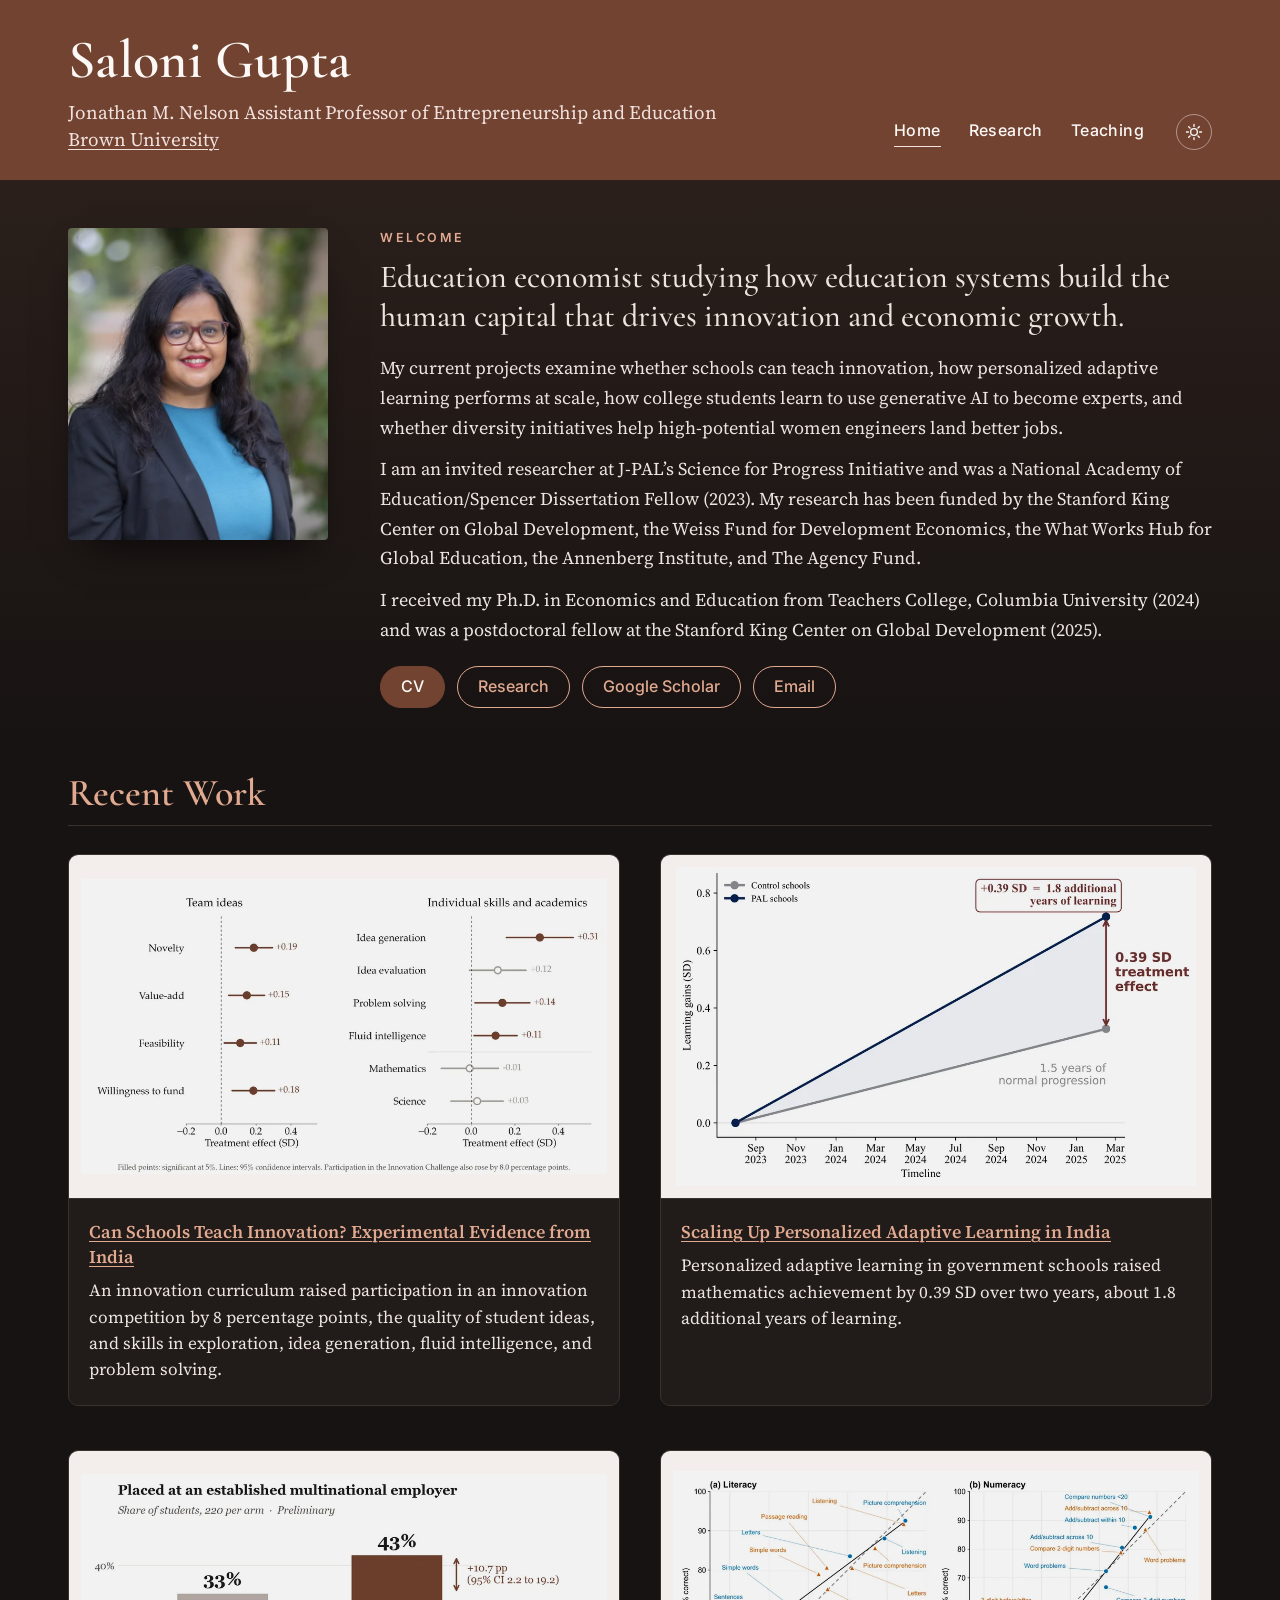
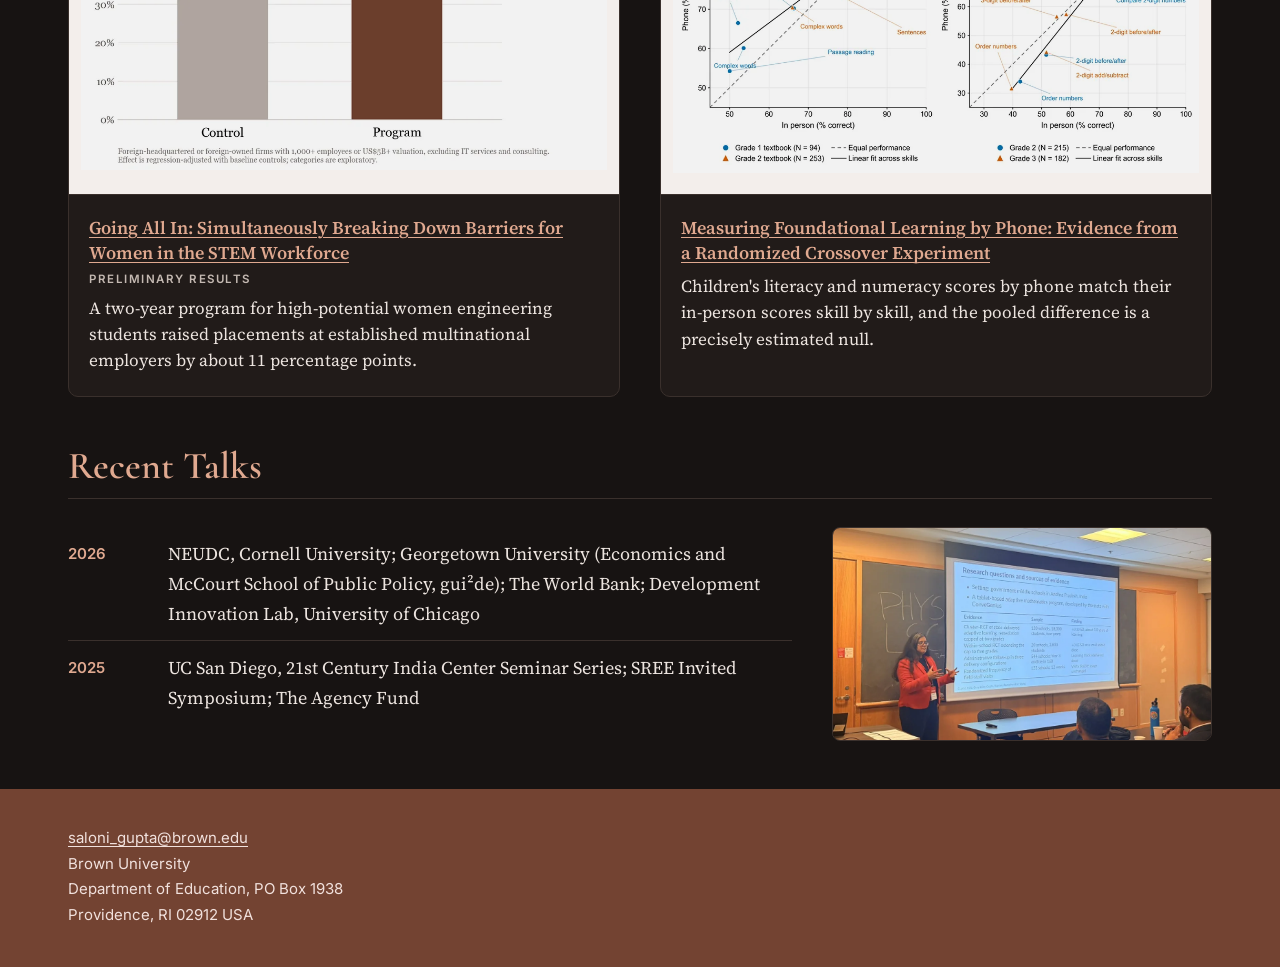
<file: index.html>
<!doctype html>
<html lang="en">
<head>
<meta charset="utf-8">
<meta name="viewport" content="width=device-width, initial-scale=1">
<title>Saloni Gupta</title>
<meta name="description" content="Saloni Gupta, Jonathan M. Nelson Assistant Professor of Entrepreneurship and Education at Brown University. Research on education, innovation, and technology in developing countries.">
<link rel="icon" href="assets/favicon.svg" type="image/svg+xml">
<link rel="icon" href="assets/favicon-48.png" sizes="48x48" type="image/png">
<link rel="apple-touch-icon" href="assets/apple-touch-icon.png">
<meta name="theme-color" content="#734332">
<meta name="color-scheme" content="dark light">
<meta property="og:type" content="website">
<meta property="og:site_name" content="Saloni Gupta">
<meta property="og:title" content="Saloni Gupta">
<meta property="og:description" content="Saloni Gupta, Jonathan M. Nelson Assistant Professor of Entrepreneurship and Education at Brown University. Research on education, innovation, and technology in developing countries.">
<meta property="og:url" content="https://www.guptasaloni.com/">
<meta property="og:image" content="https://www.guptasaloni.com/assets/share-card.jpg">
<meta property="og:image:width" content="1200">
<meta property="og:image:height" content="630">
<meta name="twitter:card" content="summary_large_image">
<link rel="canonical" href="https://www.guptasaloni.com/">
<script>
document.documentElement.classList.add("js");
(function () {
  var t = new URLSearchParams(location.search).get("theme");
  try { if (t) localStorage.setItem("theme", t); else t = localStorage.getItem("theme"); } catch (e) {}
  document.documentElement.setAttribute("data-theme", t === "light" ? "light" : "dark");
})();
</script>
<link rel="preconnect" href="https://fonts.googleapis.com">
<link rel="preconnect" href="https://fonts.gstatic.com" crossorigin>
<link rel="preload" as="style" href="https://fonts.googleapis.com/css2?family=Inter:wght@400;500;600&family=Cormorant+Garamond:ital,wght@0,500;0,600;0,700;1,500&family=Source+Serif+4:ital,opsz,wght@0,8..60,400;0,8..60,600;0,8..60,700;1,8..60,400&display=swap">
<link rel="stylesheet" href="https://fonts.googleapis.com/css2?family=Inter:wght@400;500;600&family=Cormorant+Garamond:ital,wght@0,500;0,600;0,700;1,500&family=Source+Serif+4:ital,opsz,wght@0,8..60,400;0,8..60,600;0,8..60,700;1,8..60,400&display=swap" media="print" onload="this.media='all'">
<noscript><link rel="stylesheet" href="https://fonts.googleapis.com/css2?family=Inter:wght@400;500;600&family=Cormorant+Garamond:ital,wght@0,500;0,600;0,700;1,500&family=Source+Serif+4:ital,opsz,wght@0,8..60,400;0,8..60,600;0,8..60,700;1,8..60,400&display=swap"></noscript>
<link rel="stylesheet" href="assets/style.css">
</head>
<body>

<header class="masthead">
  <div class="wrap masthead-inner">
    <div class="identity">
      <a class="name" href="index.html">Saloni Gupta</a>
      <p class="role">Jonathan M. Nelson Assistant Professor of Entrepreneurship and Education<br>
        <a href="https://education.brown.edu/">Brown University</a></p>
    </div>
    <nav class="nav" aria-label="Main">
      <a href="index.html" aria-current="page">Home</a>
      <a href="research.html">Research</a>
      <a href="teaching.html">Teaching</a>
      <button class="theme-toggle" type="button" aria-label="Switch between dark and light">
        <svg class="i-sun" viewBox="0 0 24 24" aria-hidden="true"><circle cx="12" cy="12" r="4.5"/><path d="M12 2v2.5M12 19.5V22M2 12h2.5M19.5 12H22M4.9 4.9l1.8 1.8M17.3 17.3l1.8 1.8M4.9 19.1l1.8-1.8M17.3 6.7l1.8-1.8"/></svg>
        <svg class="i-moon" viewBox="0 0 24 24" aria-hidden="true"><path d="M20 14.5A8 8 0 1 1 9.5 4a6.5 6.5 0 0 0 10.5 10.5z"/></svg>
      </button>
    </nav>
  </div>
</header>

<main>
  <section class="hero">
    <div class="wrap hero-inner">
      <img class="headshot" src="assets/headshot.webp" alt="Portrait of Saloni Gupta" width="260" height="312">
      <div class="hero-text">
        <p class="eyebrow">Welcome</p>
        <p class="tagline">Education economist studying how education systems build the human capital that drives innovation and economic growth.</p>
        <div class="bio">
      <p>My current projects examine whether schools can teach innovation, how personalized adaptive learning performs at scale, how college students learn to use generative AI to become experts, and whether diversity initiatives help high-potential women engineers land better jobs.</p>
      <p>I am an invited researcher at <a class="quiet" href="https://www.povertyactionlab.org/initiative/science-progress-initiative">J-PAL’s Science for Progress Initiative</a> and was a <a class="quiet" href="https://naeducation.org/awardee/saloni-gupta/">National Academy of Education/Spencer Dissertation Fellow</a> (2023). My research has been funded by the <a class="quiet" href="https://kingcenter.stanford.edu/">Stanford King Center on Global Development</a>, the <a class="quiet" href="https://weissfund.uchicago.edu/">Weiss Fund for Development Economics</a>, the <a class="quiet" href="https://www.wwhge.org/">What Works Hub for Global Education</a>, the <a class="quiet" href="https://annenberg.brown.edu/">Annenberg Institute</a>, and <a class="quiet" href="https://www.agency.fund/">The Agency Fund</a>.</p>
      <p>I received my Ph.D. in <a class="quiet" href="https://www.tc.columbia.edu/education-policy-and-social-analysis/economics-and-education/">Economics and Education</a> from Teachers College, Columbia University (2024) and was a postdoctoral fellow at the <a class="quiet" href="https://kingcenter.stanford.edu/people/saloni-gupta">Stanford King Center on Global Development</a> (2025).</p>
        </div>
        <p class="buttons">
          <a class="btn btn-solid" href="https://drive.google.com/file/d/1WS9bWjuK0NoUhhTJx7CAE8y5feHexhwJ/view">CV</a>
          <a class="btn" href="research.html">Research</a>
          <a class="btn" href="https://scholar.google.com/citations?user=am6ULm8AAAAJ&amp;hl=en">Google Scholar</a>
          <a class="btn" href="mailto:saloni_gupta@brown.edu">Email</a>
        </p>
      </div>
    </div>
  </section>

  <section class="wrap recent">
    <h2>Recent Work</h2>
    <div class="grid">
      <article class="card reveal">
        <button class="fig" data-full="assets/figures/innovation.png" aria-label="Enlarge figure: Can Schools Teach Innovation?">
          <img src="assets/figures/innovation.webp" alt="Treatment effects on team ideas and individual skills" loading="lazy">
        </button>
        <h3><a href="research.html#innovation">Can Schools Teach Innovation? Experimental Evidence from India</a></h3>
        <p>An innovation curriculum raised participation in an innovation competition by 8 percentage points, the quality of student ideas, and skills in exploration, idea generation, fluid intelligence, and problem solving.</p>
      </article>
      <article class="card reveal">
        <button class="fig" data-full="assets/figures/pal.png" aria-label="Enlarge figure: Scaling Up Personalized Adaptive Learning">
          <img src="assets/figures/pal.webp" alt="Learning gains in PAL and control schools over two years" loading="lazy">
        </button>
        <h3><a href="research.html#pal">Scaling Up Personalized Adaptive Learning in India</a></h3>
        <p>Personalized adaptive learning in government schools raised mathematics achievement by 0.39 SD over two years, about 1.8 additional years of learning.</p>
      </article>
      <article class="card reveal">
        <button class="fig" data-full="assets/figures/women-stem.png" aria-label="Enlarge figure: Going All In">
          <img src="assets/figures/women-stem.webp" alt="Share of students placed at an established multinational employer, control versus program" loading="lazy">
        </button>
        <h3><a href="research.html#going-all-in">Going All In: Simultaneously Breaking Down Barriers for Women in the STEM Workforce</a></h3>
        <p class="card-kicker">Preliminary results</p>
        <p>A two-year program for high-potential women engineering students raised placements at established multinational employers by about 11 percentage points.</p>
      </article>
      <article class="card reveal">
        <button class="fig" data-full="assets/figures/phone.png" aria-label="Enlarge figure: Measuring Foundational Learning by Phone">
          <img src="assets/figures/phone.webp" alt="Phone versus in-person scores, skill by skill" loading="lazy">
        </button>
        <h3><a href="research.html#phone">Measuring Foundational Learning by Phone: Evidence from a Randomized Crossover Experiment</a></h3>
        <p>Children's literacy and numeracy scores by phone match their in-person scores skill by skill, and the pooled difference is a precisely estimated null.</p>
      </article>
    </div>
  </section>

  <section class="wrap news reveal" id="talks">
    <h2>Recent Talks</h2>
    <div class="talks-wrap">
      <ul class="talks">
        <li><span class="talk-date">2026</span><span>NEUDC, Cornell University; Georgetown University (Economics and McCourt School of Public Policy, gui²de); The World Bank; Development Innovation Lab, University of Chicago</span></li>
        <li><span class="talk-date">2025</span><span>UC San Diego, 21st Century India Center Seminar Series; SREE Invited Symposium; The Agency Fund</span></li>
      </ul>
      <figure class="talk-photo">
        <img src="assets/photos/neudc-2026.webp" alt="Saloni Gupta presenting at NEUDC 2026, Cornell University" loading="lazy">
      </figure>
    </div>
  </section>

</main>

<footer class="footer">
  <div class="wrap">
    <a href="mailto:saloni_gupta@brown.edu">saloni_gupta@brown.edu</a><br>
    Brown University<br>
    Department of Education, PO Box 1938<br>
    Providence, RI 02912 USA
  </div>
</footer>

<dialog class="lightbox" aria-label="Enlarged figure">
  <button class="close" aria-label="Close">×</button>
  <img alt="">
</dialog>

<script src="assets/site.js"></script>
</body>
</html>
</file>
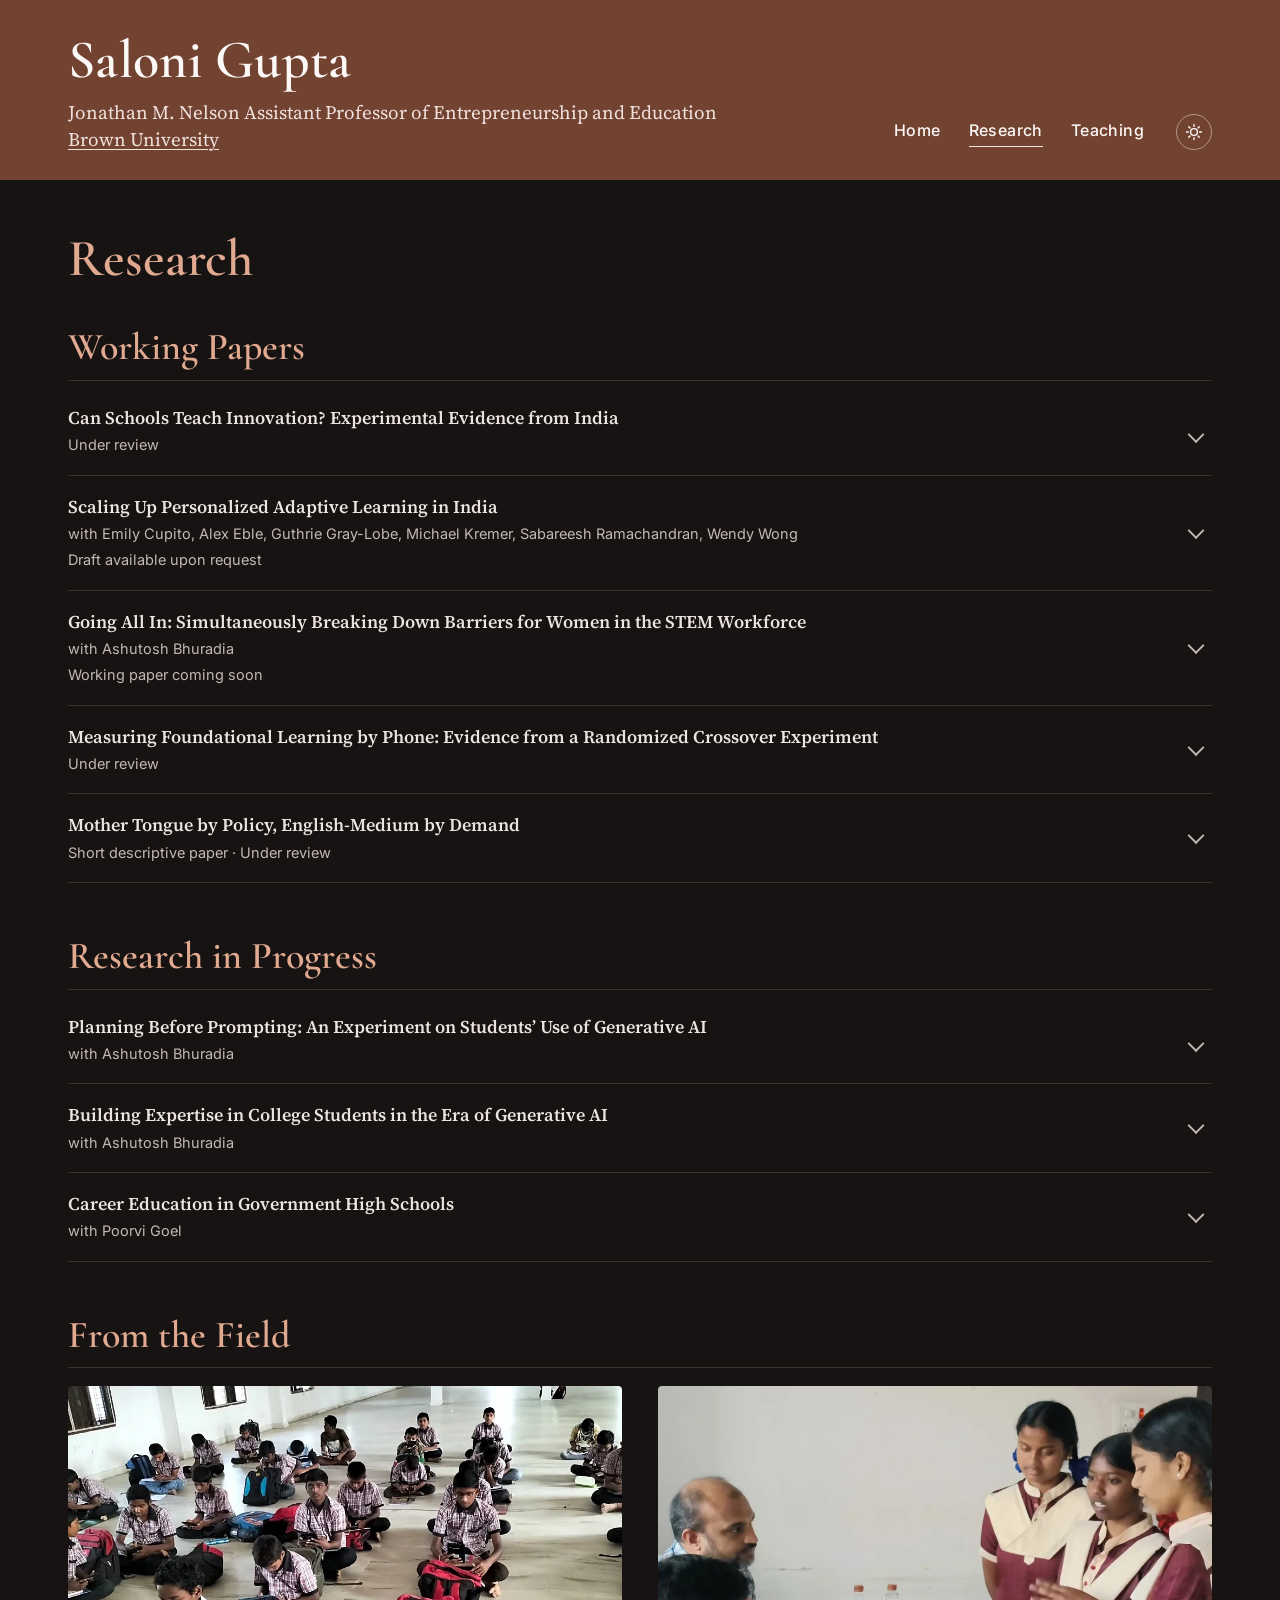
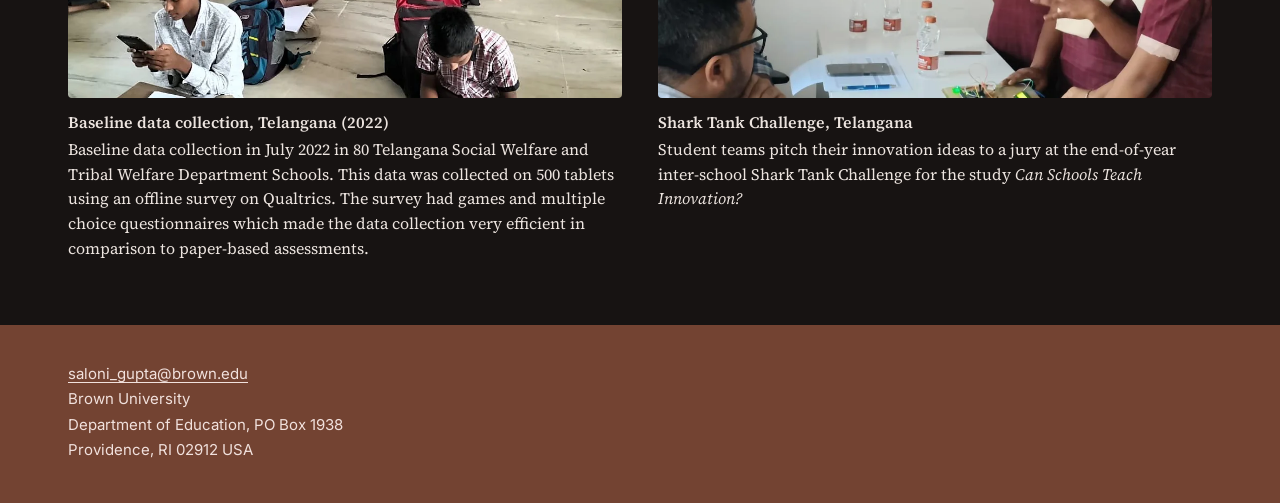
<file: articles.html>
<!DOCTYPE html>
<html lang="en">
<head>
<meta charset="utf-8">
<title>Saloni Gupta</title>
<link rel="canonical" href="https://www.guptasaloni.com/research.html">
<meta http-equiv="refresh" content="0; url=/research.html">
<script>location.replace('/research.html');</script>
</head>
<body>
<p>This page has moved to <a href="/research.html">www.guptasaloni.com/research.html</a>.</p>
</body>
</html>
</file>
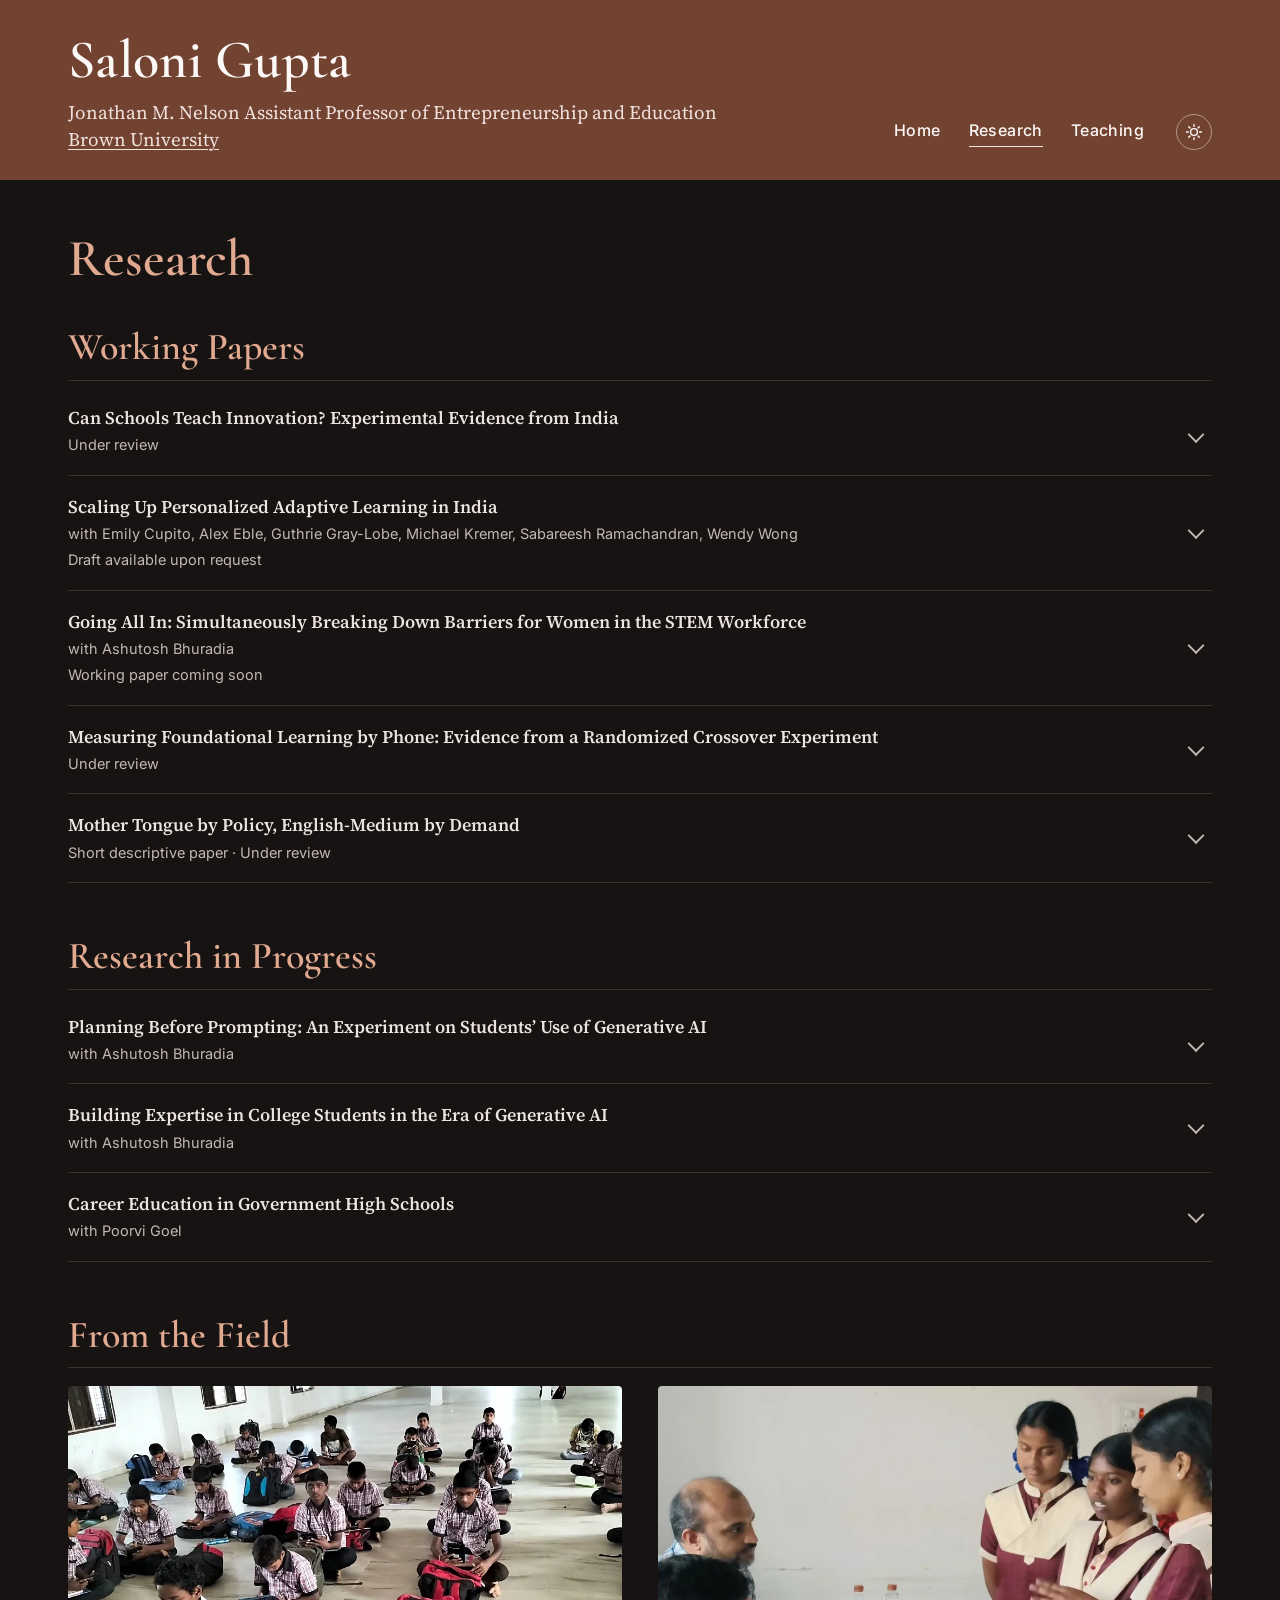
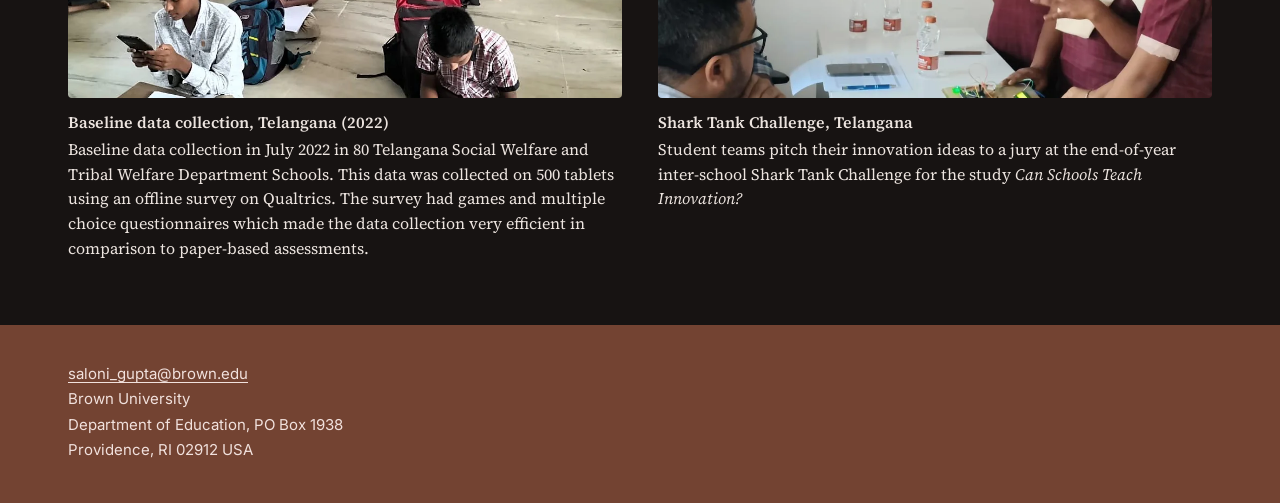
<file: fieldwork.html>
<!DOCTYPE html>
<html lang="en">
<head>
<meta charset="utf-8">
<title>Saloni Gupta</title>
<link rel="canonical" href="https://www.guptasaloni.com/research.html#field">
<meta http-equiv="refresh" content="0; url=/research.html#field">
<script>location.replace('/research.html#field');</script>
</head>
<body>
<p>This page has moved to <a href="/research.html#field">www.guptasaloni.com/research.html#field</a>.</p>
</body>
</html>
</file>
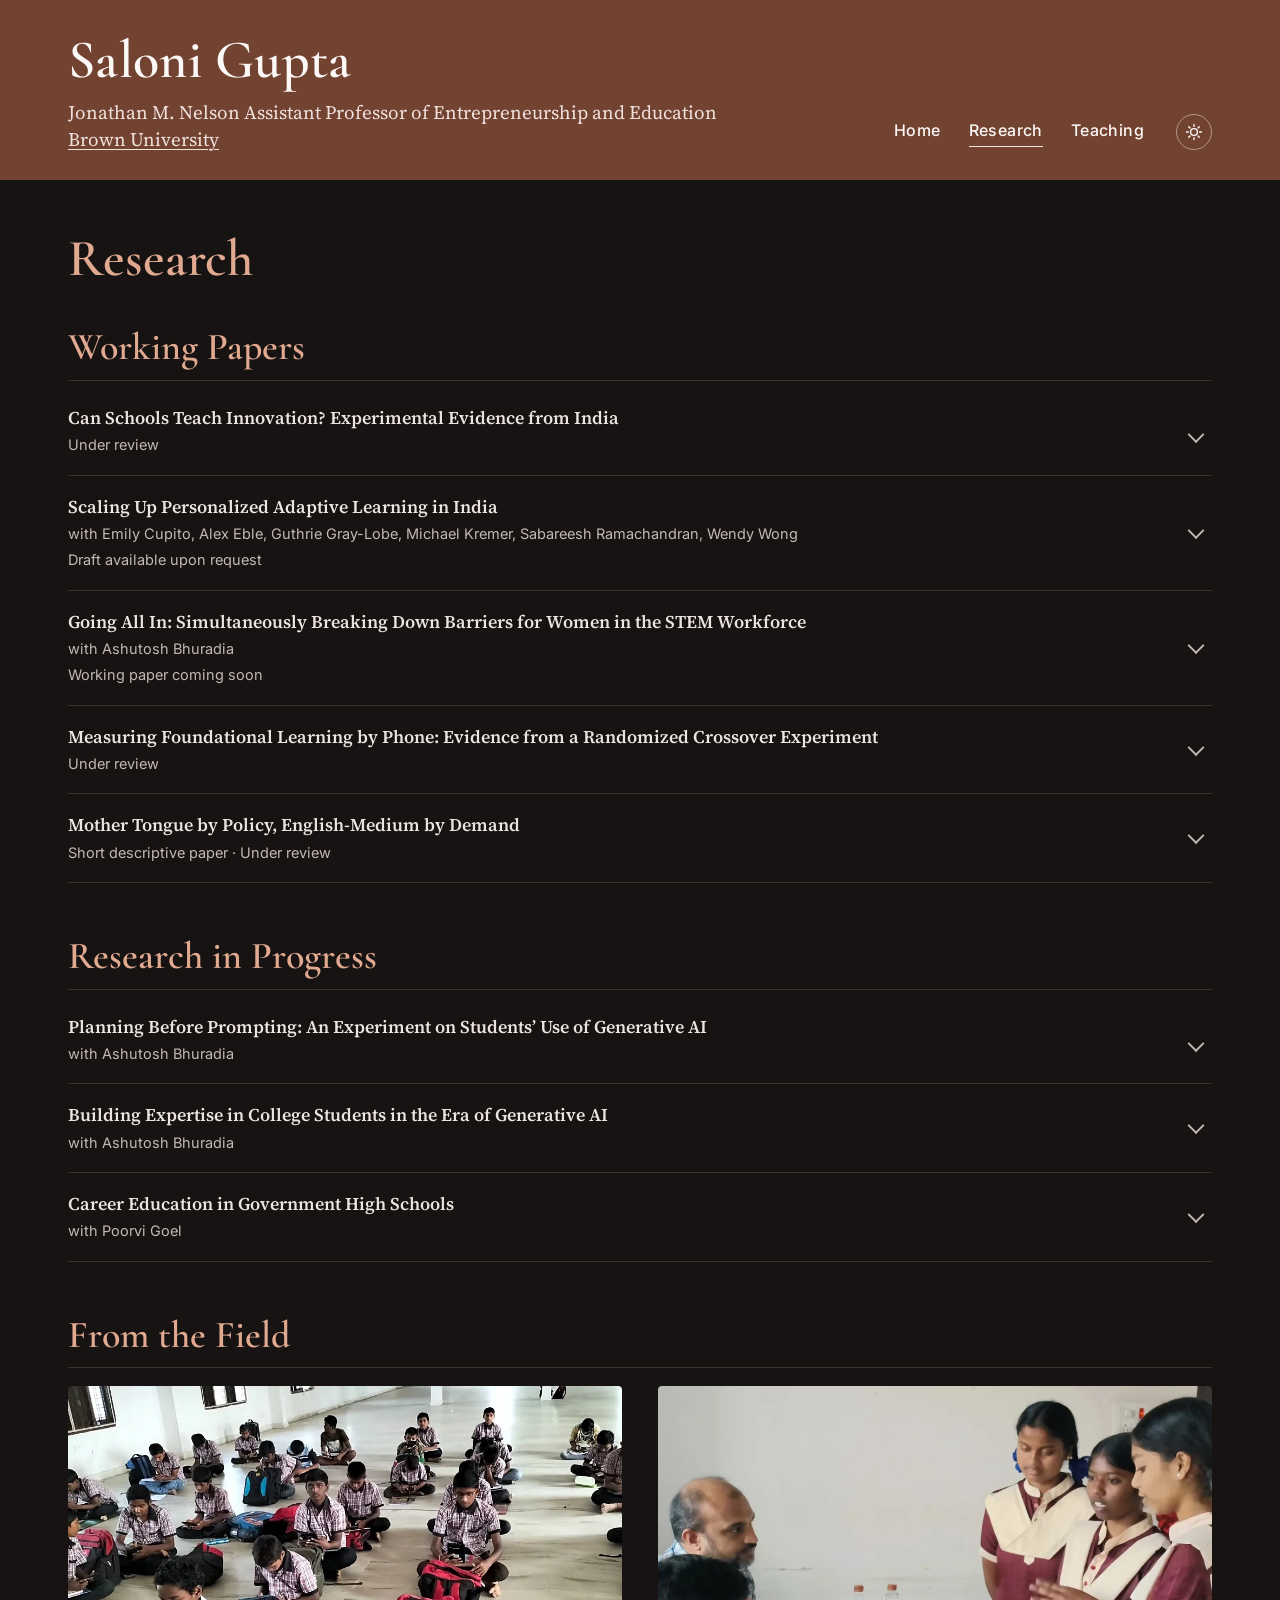
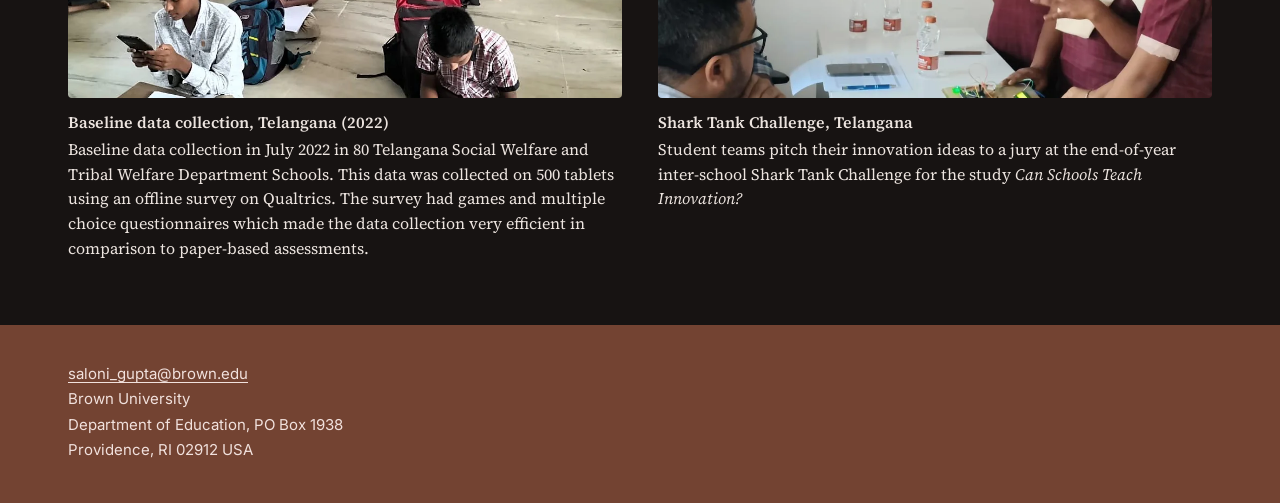
<file: research.html>
<!doctype html>
<html lang="en">
<head>
<meta charset="utf-8">
<meta name="viewport" content="width=device-width, initial-scale=1">
<title>Research | Saloni Gupta</title>
<meta name="description" content="Working papers and research in progress by Saloni Gupta on education, innovation, and technology in developing countries.">
<link rel="icon" href="assets/favicon.svg" type="image/svg+xml">
<link rel="icon" href="assets/favicon-48.png" sizes="48x48" type="image/png">
<link rel="apple-touch-icon" href="assets/apple-touch-icon.png">
<meta name="theme-color" content="#734332">
<meta name="color-scheme" content="dark light">
<meta property="og:type" content="website">
<meta property="og:site_name" content="Saloni Gupta">
<meta property="og:title" content="Research | Saloni Gupta">
<meta property="og:description" content="Working papers and research in progress by Saloni Gupta on education, innovation, and technology in developing countries.">
<meta property="og:url" content="https://www.guptasaloni.com/research.html">
<meta property="og:image" content="https://www.guptasaloni.com/assets/share-card.jpg">
<meta property="og:image:width" content="1200">
<meta property="og:image:height" content="630">
<meta name="twitter:card" content="summary_large_image">
<link rel="canonical" href="https://www.guptasaloni.com/research.html">
<script>
document.documentElement.classList.add("js");
(function () {
  var t = new URLSearchParams(location.search).get("theme");
  try { if (t) localStorage.setItem("theme", t); else t = localStorage.getItem("theme"); } catch (e) {}
  document.documentElement.setAttribute("data-theme", t === "light" ? "light" : "dark");
})();
</script>
<link rel="preconnect" href="https://fonts.googleapis.com">
<link rel="preconnect" href="https://fonts.gstatic.com" crossorigin>
<link rel="preload" as="style" href="https://fonts.googleapis.com/css2?family=Inter:wght@400;500;600&family=Cormorant+Garamond:ital,wght@0,500;0,600;0,700;1,500&family=Source+Serif+4:ital,opsz,wght@0,8..60,400;0,8..60,600;0,8..60,700;1,8..60,400&display=swap">
<link rel="stylesheet" href="https://fonts.googleapis.com/css2?family=Inter:wght@400;500;600&family=Cormorant+Garamond:ital,wght@0,500;0,600;0,700;1,500&family=Source+Serif+4:ital,opsz,wght@0,8..60,400;0,8..60,600;0,8..60,700;1,8..60,400&display=swap" media="print" onload="this.media='all'">
<noscript><link rel="stylesheet" href="https://fonts.googleapis.com/css2?family=Inter:wght@400;500;600&family=Cormorant+Garamond:ital,wght@0,500;0,600;0,700;1,500&family=Source+Serif+4:ital,opsz,wght@0,8..60,400;0,8..60,600;0,8..60,700;1,8..60,400&display=swap"></noscript>
<link rel="stylesheet" href="assets/style.css">
</head>
<body>

<header class="masthead">
  <div class="wrap masthead-inner">
    <div class="identity">
      <a class="name" href="index.html">Saloni Gupta</a>
      <p class="role">Jonathan M. Nelson Assistant Professor of Entrepreneurship and Education<br>
        <a href="https://education.brown.edu/">Brown University</a></p>
    </div>
    <nav class="nav" aria-label="Main">
      <a href="index.html">Home</a>
      <a href="research.html" aria-current="page">Research</a>
      <a href="teaching.html">Teaching</a>
      <button class="theme-toggle" type="button" aria-label="Switch between dark and light">
        <svg class="i-sun" viewBox="0 0 24 24" aria-hidden="true"><circle cx="12" cy="12" r="4.5"/><path d="M12 2v2.5M12 19.5V22M2 12h2.5M19.5 12H22M4.9 4.9l1.8 1.8M17.3 17.3l1.8 1.8M4.9 19.1l1.8-1.8M17.3 6.7l1.8-1.8"/></svg>
        <svg class="i-moon" viewBox="0 0 24 24" aria-hidden="true"><path d="M20 14.5A8 8 0 1 1 9.5 4a6.5 6.5 0 0 0 10.5 10.5z"/></svg>
      </button>
    </nav>
  </div>
</header>

<main class="wrap page">
  <h1>Research</h1>

  <section>
    <h2>Working Papers</h2>

    <details class="item reveal" name="papers" id="innovation">
      <summary>
        <span class="item-title">Can Schools Teach Innovation? Experimental Evidence from India</span>
        <span class="item-meta">Under review</span>
      </summary>
      <div class="abstract">
        <p class="paper-links">Coverage: <a href="https://blogs.worldbank.org/impactevaluations/innovation-rise-math-scores-take-dive-unraveling-potential-and-perils-teaching">The World Bank’s Development Impact Blog</a>, <a href="https://kingcenter.stanford.edu/news/education-universal-solution-global-development-challenges">Education: A Universal Solution to Global Development Challenges?</a><br>AEA RCT Registry: <a href="https://www.socialscienceregistry.org/trials/9696">AEARCTR-0009696</a></p>
        <p>Childhood exposure to innovation shapes who becomes an inventor, but most children grow up without it. This study uses a randomized evaluation across 80 public schools in India to show that schools can provide part of this exposure. A curriculum teaching the innovation process raised participation in an innovation competition, the quality of student ideas, and skills in exploration, idea generation, fluid intelligence, and problem solving. State graduation exam scores explain at most 10 percent of skill variation, suggesting that STEM track selection based on academic scores alone may overlook innovation-relevant talent. The program cost about $40 per student annually.</p>
      </div>
    </details>

    <details class="item reveal" name="papers" id="pal">
      <summary>
        <span class="item-title">Scaling Up Personalized Adaptive Learning in India</span>
        <span class="item-meta">with Emily Cupito, Alex Eble, Guthrie Gray-Lobe, Michael Kremer, Sabareesh Ramachandran, Wendy Wong</span>
        <span class="item-meta">Draft available upon request</span>
      </summary>
      <div class="abstract">
        <p class="paper-links">Coverage: <a href="https://drive.google.com/file/d/1XkSfxPKOCfwL7szsneBtZlPwfdQYddNo/view">Pursuing Better Education Policy: Saloni Gupta</a><br>AEA RCT Registry: <a href="https://www.socialscienceregistry.org/trials/14271">AEARCTR-0014271</a></p>
        <p>In many developing countries, school curricula outpace children’s learning, and children in higher grades often learn very little. Targeting teaching to children’s actual levels raises learning, but nearly all such programs are NGO-delivered and require remediation several grades back, something unpalatable to schools and parents and thus hard to maintain at scale. Using multiple experiments and administrative data from an at-scale policy rollout in Andhra Pradesh, we show government can deliver large learning gains through targeted instruction with lighter remediation, and these results replicate. Administrative data from three contexts shows learning hinges on fidelity.</p>
      </div>
    </details>

    <details class="item reveal" name="papers" id="going-all-in">
      <summary>
        <span class="item-title">Going All In: Simultaneously Breaking Down Barriers for Women in the STEM Workforce</span>
        <span class="item-meta">with Ashutosh Bhuradia</span>
        <span class="item-meta">Working paper coming soon</span>
      </summary>
      <div class="abstract">
        <p class="paper-links">AEA RCT Registry: <a href="https://www.socialscienceregistry.org/trials/12934">AEARCTR-0012934</a></p>
        <button class="fig fig-inline" data-full="assets/figures/women-stem.png" aria-label="Enlarge figure: preliminary placement results">
          <img src="assets/figures/women-stem.webp" alt="Share of students placed at an established multinational employer, control versus program (preliminary)" loading="lazy">
        </button>
        <p>This project evaluates a two-year, women-only STEM training program for high-potential women engineering students in India, delivered nationwide by an education start-up. The randomized evaluation follows these women through college and into the labor market, measuring technical and higher-order skills and early career outcomes.</p>
      </div>
    </details>

    <details class="item reveal" name="papers" id="phone">
      <summary>
        <span class="item-title">Measuring Foundational Learning by Phone: Evidence from a Randomized Crossover Experiment</span>
        <span class="item-meta">Under review</span>
      </summary>
      <div class="abstract">
        <p class="paper-links">Coverage: <a href="https://www.ideasforindia.in/topics/human-development/phone-based-assessment-data-triangulating-schools-learning-outcomes.html">Ideas for India</a> and <a href="https://www.centralsquarefoundation.org/articles/can-phone-assessments-generate-reliable-student-learning-data">Central Square Foundation</a></p>
        <p>Teachers and education officials report children’s learning outcomes, but they also have a stake in showing that their schools are performing well. Independent phone assessments offer governments a means of verifying these reports, provided they produce scores comparable to in-person testing. I test this using a randomized crossover experiment in Uttar Pradesh, India, in which Grade 2 and 3 children took the same tests by phone and in person at home, in randomized order, a median of five days apart. Among 428 children assessed on the same test form in both modes, the pooled comparison of literacy and numeracy scores yields a precisely estimated null. The findings support independent phone assessments for monitoring aggregate learning across administrative units, provided the assessments reach a representative sample of children.</p>
      </div>
    </details>

    <details class="item reveal" name="papers" id="mother-tongue">
      <summary>
        <span class="item-title">Mother Tongue by Policy, English-Medium by Demand</span>
        <span class="item-meta">Short descriptive paper · Under review</span>
      </summary>
      <div class="abstract">
        <button class="fig fig-inline" data-full="assets/figures/mother-tongue.png" aria-label="Enlarge figure: medium of instruction across eight Indian cities">
          <img src="assets/figures/mother-tongue.webp" alt="Medium of instruction across eight Indian cities" loading="lazy">
        </button>
        <p>India’s education policy calls for teaching young children in their mother tongue, while parents increasingly choose English-medium schools. Linking Census 2011 mother-tongue counts with school records from 2005-06 to 2025-26, this paper shows that even under generous matching within districts, schools could not have taught 45 percent of children in their mother tongue in 2025-26, up from 33 percent in 2005-06. Over the same period, English-medium enrollment rose from 5 to 29 percent, and the gap kept widening after the National Education Policy 2020.</p>
      </div>
    </details>

  </section>

  <section>
    <h2>Research in Progress</h2>

    <details class="item reveal" name="papers" id="planning">
      <summary>
        <span class="item-title">Planning Before Prompting: An Experiment on Students’ Use of Generative AI</span>
        <span class="item-meta">with Ashutosh Bhuradia</span>
      </summary>
      <div class="abstract">
        <p class="paper-links">AEA RCT Registry: <a href="https://www.socialscienceregistry.org/trials/19809">AEARCTR-0019809</a></p>
        <p>Students increasingly complete analytic work with generative AI, but they still have to direct the tool and judge its output. In a timed data-analysis task at four engineering colleges in India, half of the students were randomly asked to plan their use of generative AI before starting. The study examines whether planning changes how students direct the tool, how they evaluate its output, the quality of their work, and how well they assess their own work.</p>
      </div>
    </details>

    <details class="item reveal" name="papers" id="expertise">
      <summary>
        <span class="item-title">Building Expertise in College Students in the Era of Generative AI</span>
        <span class="item-meta">with Ashutosh Bhuradia</span>
      </summary>
      <div class="abstract">
        <p class="paper-links">AEA RCT Registry: <a href="https://www.socialscienceregistry.org/trials/19809">AEARCTR-0019809</a></p>
        <p>Generative AI tools are changing how students learn and the work they will do after graduating. This project studies whether a structured course can help engineering students build strong programming skills while learning to use these tools well. Third-year students at four engineering colleges in India are randomly assigned to the course or to a seminar series on other topics and are followed into early employment.</p>
      </div>
    </details>

    <details class="item reveal" name="papers" id="career">
      <summary>
        <span class="item-title">Career Education in Government High Schools</span>
        <span class="item-meta">with Poorvi Goel</span>
      </summary>
      <div class="abstract">
        <p>This project evaluates career education for adolescents in grades 9 to 12 in rural government schools in India. Randomized evaluations test career exposure and a socio-emotional skill-building and career-planning curriculum, with outcomes on schooling continuation, field of study, and career aspirations.</p>
      </div>
    </details>
  </section>

  <section id="field">
    <h2>From the Field</h2>
    <div class="photos reveal">
      <figure>
        <img src="assets/photos/field-baseline.webp" alt="Students in a school hall completing assessments on tablets" loading="lazy">
        <figcaption><strong>Baseline data collection, Telangana (2022)</strong>
          Baseline data collection in July 2022 in 80 Telangana Social Welfare and Tribal Welfare Department Schools. This data was collected on 500 tablets using an offline survey on Qualtrics. The survey had games and multiple choice questionnaires which made the data collection very efficient in comparison to paper-based assessments.</figcaption>
      </figure>
      <figure>
        <img src="assets/photos/field-sharktank.webp" alt="A student team pitching its idea to the jury at the Shark Tank Challenge" loading="lazy">
        <figcaption><strong>Shark Tank Challenge, Telangana</strong>
          Student teams pitch their innovation ideas to a jury at the end-of-year inter-school Shark Tank Challenge for the study <em>Can Schools Teach Innovation?</em></figcaption>
      </figure>
    </div>
  </section>
</main>

<footer class="footer">
  <div class="wrap">
    <a href="mailto:saloni_gupta@brown.edu">saloni_gupta@brown.edu</a><br>
    Brown University<br>
    Department of Education, PO Box 1938<br>
    Providence, RI 02912 USA
  </div>
</footer>

<dialog class="lightbox" aria-label="Enlarged figure">
  <button class="close" aria-label="Close">×</button>
  <img alt="">
</dialog>

<script src="assets/site.js"></script>
</body>
</html>
</file>
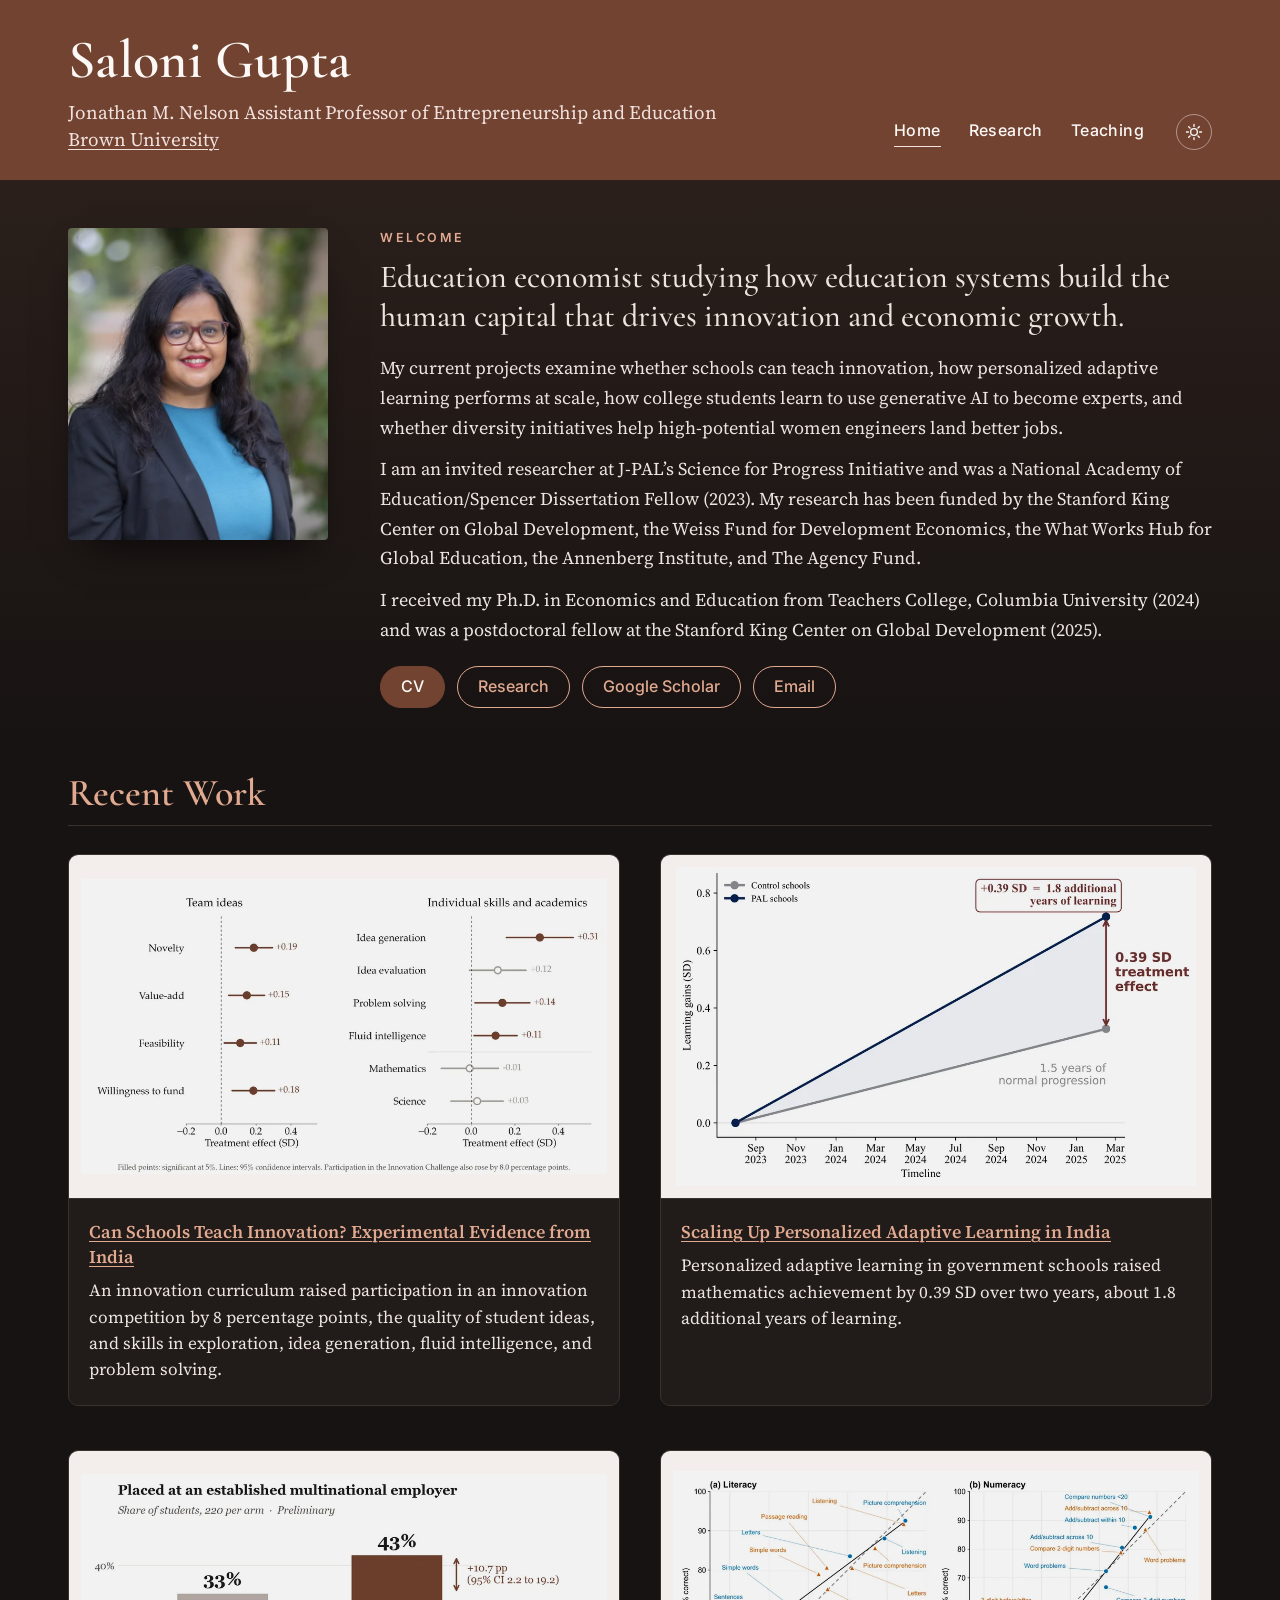
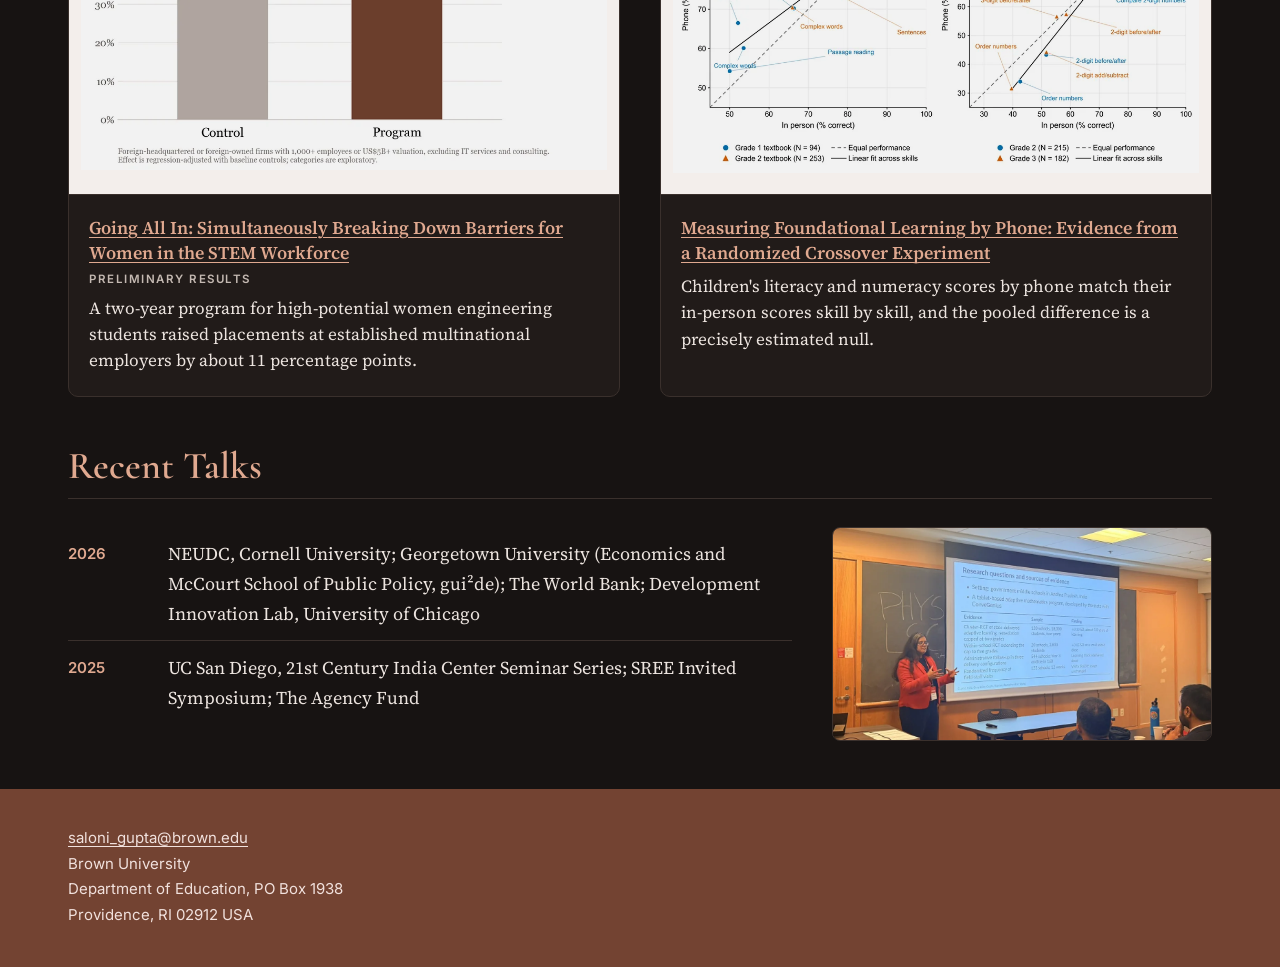
<file: seminars.html>
<!DOCTYPE html>
<html lang="en">
<head>
<meta charset="utf-8">
<title>Saloni Gupta</title>
<link rel="canonical" href="https://www.guptasaloni.com/">
<meta http-equiv="refresh" content="0; url=/#talks">
<script>location.replace('/#talks');</script>
</head>
<body>
<p>This page has moved to <a href="/#talks">www.guptasaloni.com/#talks</a>.</p>
</body>
</html>
</file>
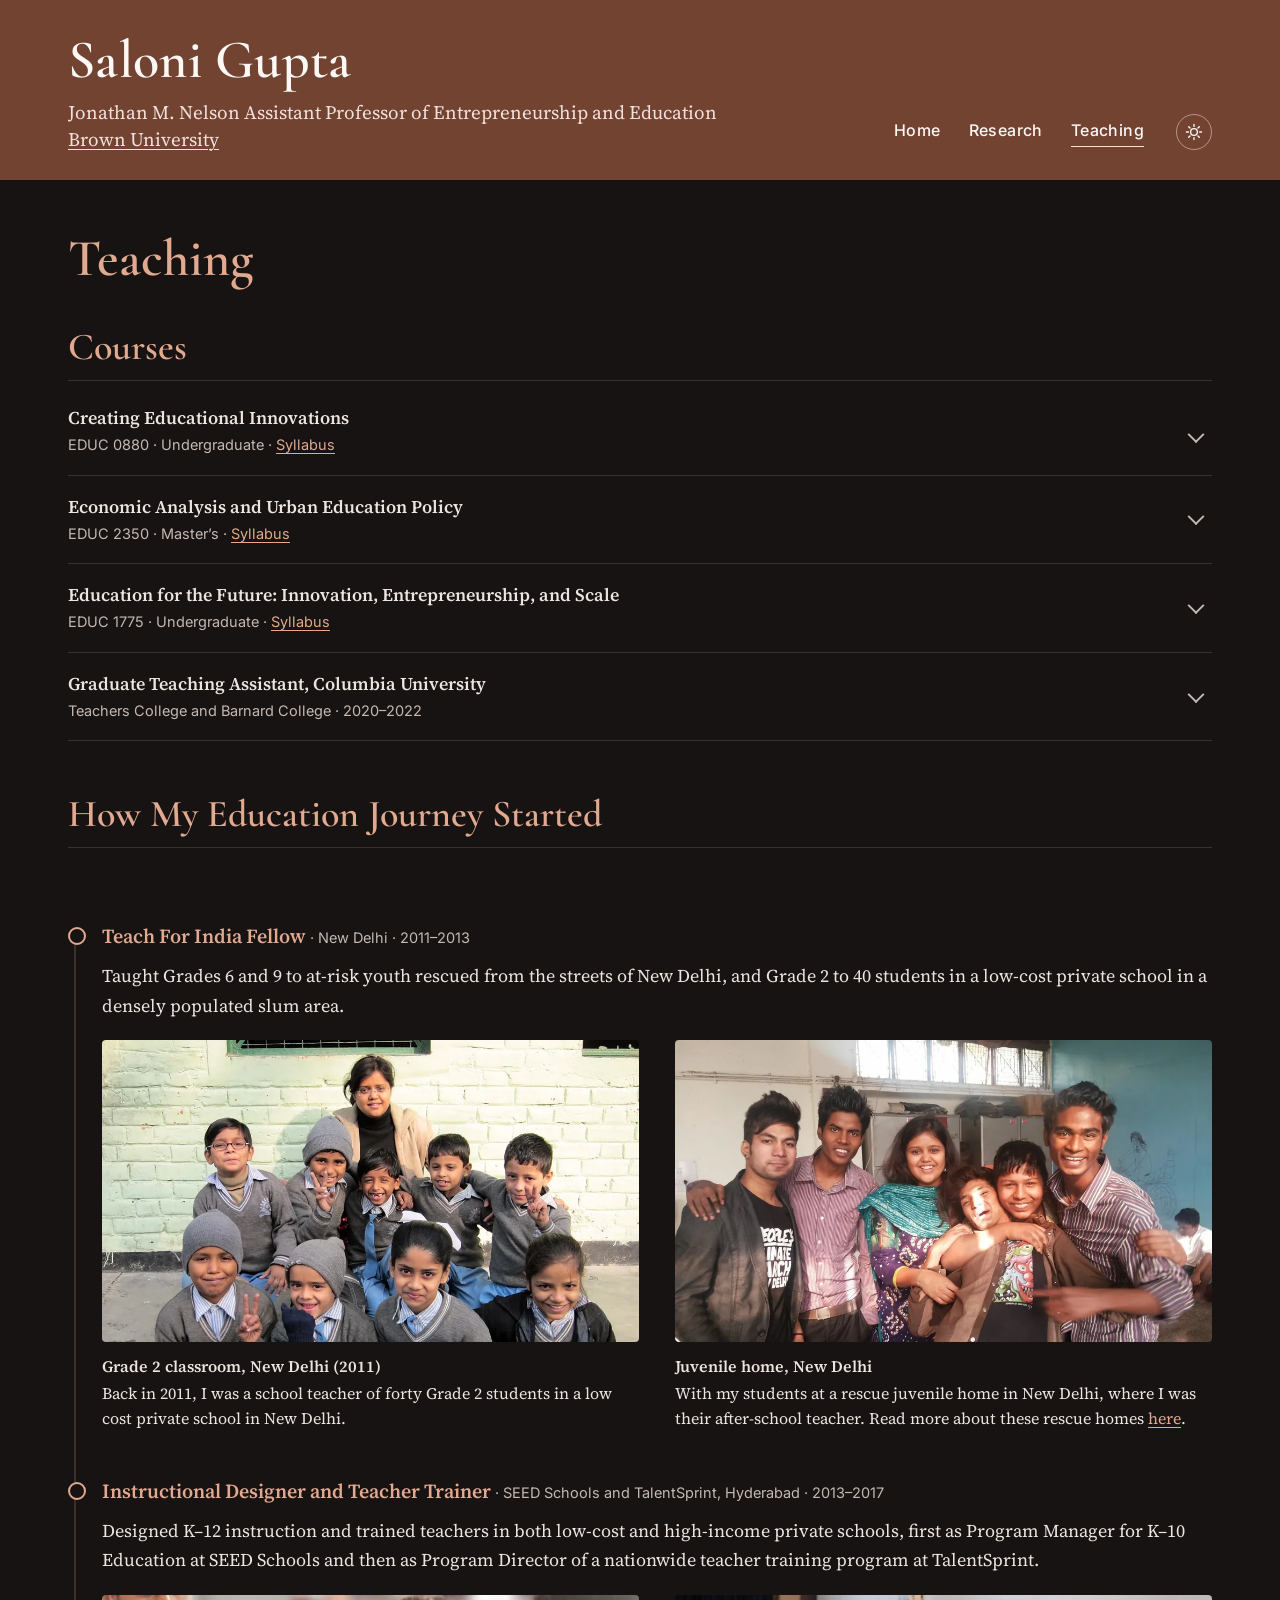
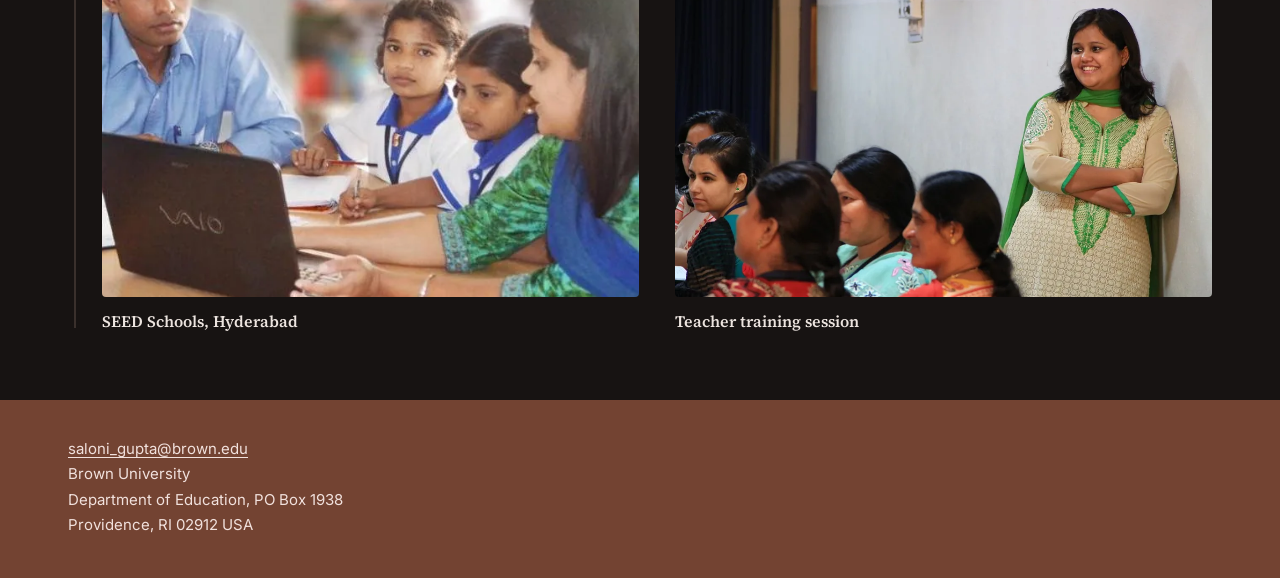
<file: teaching.html>
<!doctype html>
<html lang="en">
<head>
<meta charset="utf-8">
<meta name="viewport" content="width=device-width, initial-scale=1">
<title>Teaching | Saloni Gupta</title>
<meta name="description" content="Courses taught by Saloni Gupta at Brown University, with syllabi.">
<link rel="icon" href="assets/favicon.svg" type="image/svg+xml">
<link rel="icon" href="assets/favicon-48.png" sizes="48x48" type="image/png">
<link rel="apple-touch-icon" href="assets/apple-touch-icon.png">
<meta name="theme-color" content="#734332">
<meta name="color-scheme" content="dark light">
<meta property="og:type" content="website">
<meta property="og:site_name" content="Saloni Gupta">
<meta property="og:title" content="Teaching | Saloni Gupta">
<meta property="og:description" content="Courses taught by Saloni Gupta at Brown University, with syllabi.">
<meta property="og:url" content="https://www.guptasaloni.com/teaching.html">
<meta property="og:image" content="https://www.guptasaloni.com/assets/share-card.jpg">
<meta property="og:image:width" content="1200">
<meta property="og:image:height" content="630">
<meta name="twitter:card" content="summary_large_image">
<link rel="canonical" href="https://www.guptasaloni.com/teaching.html">
<script>
document.documentElement.classList.add("js");
(function () {
  var t = new URLSearchParams(location.search).get("theme");
  try { if (t) localStorage.setItem("theme", t); else t = localStorage.getItem("theme"); } catch (e) {}
  document.documentElement.setAttribute("data-theme", t === "light" ? "light" : "dark");
})();
</script>
<link rel="preconnect" href="https://fonts.googleapis.com">
<link rel="preconnect" href="https://fonts.gstatic.com" crossorigin>
<link rel="preload" as="style" href="https://fonts.googleapis.com/css2?family=Inter:wght@400;500;600&family=Cormorant+Garamond:ital,wght@0,500;0,600;0,700;1,500&family=Source+Serif+4:ital,opsz,wght@0,8..60,400;0,8..60,600;0,8..60,700;1,8..60,400&display=swap">
<link rel="stylesheet" href="https://fonts.googleapis.com/css2?family=Inter:wght@400;500;600&family=Cormorant+Garamond:ital,wght@0,500;0,600;0,700;1,500&family=Source+Serif+4:ital,opsz,wght@0,8..60,400;0,8..60,600;0,8..60,700;1,8..60,400&display=swap" media="print" onload="this.media='all'">
<noscript><link rel="stylesheet" href="https://fonts.googleapis.com/css2?family=Inter:wght@400;500;600&family=Cormorant+Garamond:ital,wght@0,500;0,600;0,700;1,500&family=Source+Serif+4:ital,opsz,wght@0,8..60,400;0,8..60,600;0,8..60,700;1,8..60,400&display=swap"></noscript>
<link rel="stylesheet" href="assets/style.css">
</head>
<body>

<header class="masthead">
  <div class="wrap masthead-inner">
    <div class="identity">
      <a class="name" href="index.html">Saloni Gupta</a>
      <p class="role">Jonathan M. Nelson Assistant Professor of Entrepreneurship and Education<br>
        <a href="https://education.brown.edu/">Brown University</a></p>
    </div>
    <nav class="nav" aria-label="Main">
      <a href="index.html">Home</a>
      <a href="research.html">Research</a>
      <a href="teaching.html" aria-current="page">Teaching</a>
      <button class="theme-toggle" type="button" aria-label="Switch between dark and light">
        <svg class="i-sun" viewBox="0 0 24 24" aria-hidden="true"><circle cx="12" cy="12" r="4.5"/><path d="M12 2v2.5M12 19.5V22M2 12h2.5M19.5 12H22M4.9 4.9l1.8 1.8M17.3 17.3l1.8 1.8M4.9 19.1l1.8-1.8M17.3 6.7l1.8-1.8"/></svg>
        <svg class="i-moon" viewBox="0 0 24 24" aria-hidden="true"><path d="M20 14.5A8 8 0 1 1 9.5 4a6.5 6.5 0 0 0 10.5 10.5z"/></svg>
      </button>
    </nav>
  </div>
</header>

<main class="wrap page">
  <h1>Teaching</h1>

  <section>
    <h2>Courses</h2>

    <details class="item reveal" name="courses" id="educ0880">
      <summary>
        <span class="item-title">Creating Educational Innovations</span>
        <span class="item-meta">EDUC 0880 · Undergraduate · <a href="https://drive.google.com/file/d/1s4BRDwD6PRjn5F0awYoi3GXDUYQbx7-f/view">Syllabus</a></span>
      </summary>
      <div class="abstract">
        <p>Almost everyone’s education journey has moments that prompt the question: why isn’t this better? This course moves from critique to creation, drawing on the economics of innovation to examine how new ideas spread and what it takes to innovate in education. Along the way, the course tackles questions like: Do innovations like AI and EdTech help or harm? Why don’t teacher incentives translate into student learning? Is education better as a public or private enterprise? But the heart of the course is an entrepreneurial journey: standing on the shoulders of giants to develop a scalable and sustainable solution, supported by in-class exercises and conversations with guest innovators.</p>
      </div>
    </details>

    <details class="item reveal" name="courses" id="educ2350">
      <summary>
        <span class="item-title">Economic Analysis and Urban Education Policy</span>
        <span class="item-meta">EDUC 2350 · Master’s · <a href="https://drive.google.com/file/d/1fF8ECFT8l7Qd9grSqRQ9tl9s6os9kK-c/view">Syllabus</a></span>
      </summary>
      <div class="abstract">
        <p>This course introduces the toolkit of applied microeconomics for thinking about, developing, and analyzing education policy. Rather than focusing on abstract theory, the course introduces economic concepts via their application to current education policy debates. Topics include school funding, teacher labor markets, school choice, curricular reforms, standardized testing, and tracking. Students develop policy analysis skills through research presentations and policy memos.</p>
      </div>
    </details>

    <details class="item reveal" name="courses" id="educ1775">
      <summary>
        <span class="item-title">Education for the Future: Innovation, Entrepreneurship, and Scale</span>
        <span class="item-meta">EDUC 1775 · Undergraduate · <a href="https://drive.google.com/file/d/13ETkIeCxYqO_OmwmzZsbJJnuhknDsyN_/view">Syllabus</a></span>
      </summary>
      <div class="abstract">
        <p>We study recent innovations in three key areas of education: EdTech, AI, and Higher-Order Skills. This is a hands-on seminar where students not only analyze evidence-backed innovations but also iterate on them through six tinkering labs to propose new adaptations that can inform ongoing programs and policies at scale. Teams follow an entrepreneurial process (discover, validate, design, build, and scale), culminating in a capstone project addressing an education problem they care about.</p>
      </div>
    </details>

    <details class="item reveal" name="courses" id="ta">
      <summary>
        <span class="item-title">Graduate Teaching Assistant, Columbia University</span>
        <span class="item-meta">Teachers College and Barnard College · 2020–2022</span>
      </summary>
      <div class="abstract">
        <p class="sub">Teachers College, Columbia University</p>
        <ul>
          <li>Education and Economic Development (Spring 2021)</li>
          <li>Microeconomic Theory with Applications to Education (Fall 2020)</li>
        </ul>
        <p class="sub">Barnard College, Columbia University</p>
        <ul>
          <li>Intermediate Econometrics (Fall 2020, Spring 2021, Fall 2021, Spring 2022)</li>
          <li>Intermediate Microeconomic Theory (Fall 2020, Spring 2021)</li>
          <li>Intermediate Macroeconomic Theory (Fall 2021)</li>
          <li>Health Economics (Spring 2022)</li>
        </ul>
      </div>
    </details>
  </section>

  <section>
    <h2>How My Education Journey Started</h2>
    <p class="lead reveal">Before research, I worked in classrooms in India, first as a teacher and then as a teacher trainer.</p>

    <div class="journey">
      <article class="stage reveal">
        <p class="stage-head"><strong>Teach For India Fellow</strong> · New Delhi · 2011–2013</p>
        <p>Taught Grades 6 and 9 to at-risk youth rescued from the streets of New Delhi, and Grade 2 to 40 students in a low-cost private school in a densely populated slum area.</p>
        <div class="photos">
          <figure>
            <img src="assets/photos/tfi-grade2.webp" alt="Saloni Gupta with her Grade 2 students in New Delhi" loading="lazy">
            <figcaption><strong>Grade 2 classroom, New Delhi (2011)</strong>
              Back in 2011, I was a school teacher of forty Grade 2 students in a low cost private school in New Delhi.</figcaption>
          </figure>
          <figure>
            <img src="assets/photos/tfi-juvenile.webp" alt="Saloni Gupta with her students at a rescue juvenile home in New Delhi" style="object-position: 50% 40%" loading="lazy">
            <figcaption><strong>Juvenile home, New Delhi</strong>
              With my students at a rescue juvenile home in New Delhi, where I was their after-school teacher. Read more about these rescue homes <a href="https://dilsecampaign.blogspot.com/p/about.html">here</a>.</figcaption>
          </figure>
        </div>
      </article>

      <article class="stage reveal">
        <p class="stage-head"><strong>Instructional Designer and Teacher Trainer</strong> · SEED Schools and TalentSprint, Hyderabad · 2013–2017</p>
        <p>Designed K–12 instruction and trained teachers in both low-cost and high-income private schools, first as Program Manager for K–10 Education at SEED Schools and then as Program Director of a nationwide teacher training program at TalentSprint.</p>
        <div class="photos">
          <figure>
            <img src="assets/photos/seed.webp" alt="Saloni Gupta working with students on a laptop at SEED Schools" loading="lazy">
            <figcaption><strong>SEED Schools, Hyderabad</strong></figcaption>
          </figure>
          <figure>
            <img src="assets/photos/teacher-training.webp" alt="Saloni Gupta leading a teacher training session" loading="lazy">
            <figcaption><strong>Teacher training session</strong></figcaption>
          </figure>
        </div>
      </article>
    </div>
  </section>
</main>

<footer class="footer">
  <div class="wrap">
    <a href="mailto:saloni_gupta@brown.edu">saloni_gupta@brown.edu</a><br>
    Brown University<br>
    Department of Education, PO Box 1938<br>
    Providence, RI 02912 USA
  </div>
</footer>

<script src="assets/site.js"></script>
</body>
</html>
</file>
<file: assets/style.css>
:root {
  --band: #734332;
  --band-dark: #5e3628;
  --brown: #734332;
  --card: #ffffff;
  --hero-top: #f1e1dd;
  --brown-dark: #5e3628;
  --cream: #f1e1dd;
  --white: #fbf8f6;
  --ink: #1c1c1c;
  --muted: #5a5450;
  --rule: #e6ded9;
  --paper: #faf8f6;
  --serif: "Source Serif 4", "Palatino Linotype", Palatino, Georgia, serif;
  --sans: "Inter", "Helvetica Neue", Arial, sans-serif;
  --display: "Cormorant Garamond", "Palatino Linotype", Palatino, Georgia, serif;
  --ease: cubic-bezier(.2, .7, .2, 1);
  --wrap: 1200px;
}

* { box-sizing: border-box; }
html { -webkit-text-size-adjust: 100%; }
body {
  margin: 0;
  background: var(--paper);
  color: var(--ink);
  font-family: var(--serif);
  font-size: 18px;
  line-height: 1.65;
  -webkit-font-smoothing: antialiased;
  text-rendering: optimizeLegibility;
}
html { scroll-behavior: smooth; }
body { overflow-anchor: none; }
a { color: var(--brown); text-underline-offset: 3px; text-decoration-thickness: 1px; transition: color .2s ease; }
a:hover { color: var(--brown-dark); }

.wrap { max-width: var(--wrap); margin: 0 auto; padding: 0 28px; }

/* Masthead: name, title and menu share one band and one page width */
.masthead {
  position: sticky; top: 0; z-index: 50;
  background: var(--band); color: var(--white);
  transition: box-shadow .3s ease;
}
.masthead-inner, .name, .role { transition: padding .3s var(--ease), font-size .3s var(--ease), opacity .25s ease, max-height .3s var(--ease), margin .3s var(--ease); }
.role { max-height: 80px; overflow: hidden; }
.masthead.slim { box-shadow: 0 6px 20px -10px rgba(40, 20, 12, .55); }
.masthead.slim .masthead-inner { padding-top: 12px; padding-bottom: 12px; align-items: center; }
.masthead.slim .name { font-size: 30px; }
.masthead.slim .role { max-height: 0; opacity: 0; margin-top: 0; }
.masthead.slim .nav { padding-bottom: 0; }
.masthead-inner {
  display: flex;
  justify-content: space-between;
  align-items: flex-end;
  gap: 32px;
  padding-top: 32px;
  padding-bottom: 26px;
}
.masthead a { color: var(--white); }
.name {
  display: block;
  font-family: var(--display);
  font-weight: 600;
  font-size: 54px;
  line-height: 1.05;
  text-decoration: none;
  letter-spacing: 0.3px;
}
.role { margin: 10px 0 0; font-size: 19px; line-height: 1.45; color: var(--cream); }
.role a { color: var(--cream); }
.nav { display: flex; gap: 28px; font-family: var(--sans); font-size: 16px; font-weight: 500; letter-spacing: .2px; padding-bottom: 4px; }
.nav a { position: relative; text-decoration: none; padding-bottom: 4px; letter-spacing: 0.4px; }
.nav a::after {
  content: ""; position: absolute; left: 0; right: 0; bottom: 0; height: 1px;
  background: var(--cream); transform: scaleX(0); transform-origin: left;
  transition: transform .3s var(--ease);
}
.nav a:hover::after, .nav a[aria-current="page"]::after { transform: scaleX(1); }

.nav { align-items: center; }
.theme-toggle {
  display: inline-grid; place-items: center; width: 36px; height: 36px; margin-left: 4px;
  border: 1px solid rgba(251, 248, 246, .45); border-radius: 50%; background: transparent; cursor: pointer;
  transition: background .2s ease, border-color .2s ease;
}
.theme-toggle:hover { background: rgba(251, 248, 246, .14); border-color: var(--white); }
.theme-toggle:focus-visible { outline: 2px solid var(--white); outline-offset: 2px; }
.theme-toggle svg { width: 18px; height: 18px; fill: none; stroke: var(--white); stroke-width: 1.8; stroke-linecap: round; }
.theme-toggle .i-moon { fill: var(--white); stroke: none; }
:root[data-theme="dark"] .theme-toggle .i-moon, :root[data-theme="light"] .theme-toggle .i-sun { display: none; }

/* Intro */
/* Hero */
.hero { background: linear-gradient(180deg, var(--hero-top) 0%, var(--paper) 100%); }
.hero-inner {
  display: grid;
  grid-template-columns: 260px 1fr;
  gap: 52px;
  align-items: start;
  padding-top: 48px;
  padding-bottom: 40px;
}
.headshot {
  width: 100%; height: auto; display: block; border-radius: 4px;
  box-shadow: 0 18px 40px -18px rgba(70, 35, 22, .45);
}
.eyebrow {
  font-family: var(--sans);
  margin: 0 0 10px; font-size: 12.5px; font-weight: 600;
  letter-spacing: 2.5px; text-transform: uppercase; color: var(--brown);
}
.tagline {
  margin: 0; font-family: var(--display); font-weight: 500;
  font-size: 32px; line-height: 1.2; color: var(--ink);
  margin-bottom: 18px;
}
.buttons { display: flex; flex-wrap: wrap; gap: 12px; margin: 22px 0 0; }
.btn {
  font-family: var(--sans); font-weight: 500;
  display: inline-block; padding: 10px 20px; border: 1px solid var(--brown); border-radius: 999px;
  font-size: 16px; line-height: 1.2; text-decoration: none; color: var(--brown); background: transparent;
  transition: background .25s ease, color .25s ease, transform .25s var(--ease), box-shadow .25s ease;
}
.btn:hover { background: var(--band); color: var(--white); transform: translateY(-2px); box-shadow: 0 8px 18px -10px rgba(70, 35, 22, .6); }
.btn-solid { background: var(--band); color: var(--white); border-color: var(--band); }
.btn-solid:hover { background: var(--band-dark); color: var(--white); }
.btn:focus-visible { outline: 2px solid var(--brown); outline-offset: 3px; }

/* Bio: links read as plain text and reveal themselves on hover */
.bio a.quiet { color: inherit; text-decoration: underline; text-decoration-color: transparent; text-underline-offset: 3px; transition: color .2s ease, text-decoration-color .2s ease; }
.bio a.quiet:hover, .bio a.quiet:focus-visible { color: var(--brown); text-decoration-color: currentColor; }

/* Bio */
.bio p { margin: 0 0 12px; }

/* Recent work */
.recent { padding-top: 24px; padding-bottom: 48px; }
h2 {
  font-family: var(--display);
  font-weight: 600;
  font-size: 38px;
  line-height: 1.15;
  color: var(--brown);
  margin: 0 0 28px;
  padding-bottom: 10px;
  border-bottom: 1px solid var(--rule);
}
.grid { display: grid; grid-template-columns: 1fr 1fr; gap: 44px 40px; }
.card {
  display: flex; flex-direction: column;
  background: var(--card); border: 1px solid var(--rule); border-radius: 10px; overflow: hidden;
  transition: transform .35s var(--ease), box-shadow .35s ease, border-color .35s ease;
}
.card:hover { transform: translateY(-4px); box-shadow: 0 24px 44px -26px rgba(0, 0, 0, .55); border-color: color-mix(in srgb, var(--brown) 45%, var(--rule)); }
.js .card.reveal.in { transition: transform .35s var(--ease), box-shadow .35s ease, border-color .35s ease, opacity .8s var(--ease); }
.js .card.reveal.in:hover { transform: translateY(-4px); }
.card h3, .card p { padding: 0 20px; }
.card p { padding-bottom: 22px; }
.card h3 { font-size: 18px; line-height: 1.4; margin: 20px 0 8px; font-weight: 600; }
.card h3 a { color: var(--brown); }
.card p.card-kicker { margin: -2px 0 6px; padding-bottom: 0; font-family: var(--sans); font-size: 11.5px; font-weight: 600; letter-spacing: 1.5px; text-transform: uppercase; color: var(--muted); }
.card p { margin: 0; font-size: 17px; line-height: 1.55; }
.fig {
  display: block; width: 100%; padding: 12px; border: 0; border-bottom: 1px solid var(--rule); border-radius: 0;
  background: #ffffff; cursor: zoom-in; aspect-ratio: 16 / 10; overflow: hidden;
  transition: box-shadow .35s ease, transform .35s var(--ease), border-color .35s ease;
}
.fig img { width: 100%; height: 100%; object-fit: contain; display: block; transition: transform .5s var(--ease); }
.card:hover .fig img { transform: scale(1.03); }
.fig:focus-visible { outline: 2px solid var(--brown); outline-offset: 3px; }

/* Fellowships and support (Home) */
.support { padding-bottom: 64px; }
.support p { margin: 0; max-width: 72ch; }

/* Recent talks */
.news { padding-top: 0; padding-bottom: 48px; }
.talks-wrap { display: grid; grid-template-columns: 1fr 380px; gap: 40px; align-items: start; }
.talk-photo { margin: 0; }
.talk-photo img { width: 100%; aspect-ratio: 16 / 9; object-fit: cover; border-radius: 8px; display: block; border: 1px solid var(--rule); }
.talk-photo figcaption { margin-top: 8px; font-size: 14.5px; color: var(--muted); font-style: italic; }
.talks { list-style: none; margin: 0; padding: 0; }
.talks li { display: grid; grid-template-columns: 80px 1fr; gap: 20px; padding: 12px 0; border-bottom: 1px solid var(--rule); }
.talks li:last-child { border-bottom: 0; }
.talk-date { color: var(--brown); font-family: var(--sans); font-size: 15px; font-weight: 600; padding-top: 3px; }

/* Inner pages */
.page { padding-top: 48px; padding-bottom: 64px; }
h1 { font-family: var(--display); font-weight: 600; font-size: 52px; line-height: 1.2; color: var(--brown); margin: 0 0 36px; }
.page section { margin-bottom: 52px; }
.page section:last-child { margin-bottom: 0; }
.lead { margin: 0 0 24px; }

/* Expandable items (papers, courses) */
.item { border-bottom: 1px solid var(--rule); }
.item summary {
  list-style: none;
  cursor: pointer;
  position: relative;
  padding: 18px 48px 18px 0;
  display: flex;
  flex-direction: column;
  gap: 2px;
}
.item summary::-webkit-details-marker { display: none; }
.item summary::after {
  content: "";
  position: absolute;
  right: 10px;
  top: 50%;
  width: 10px;
  height: 10px;
  border-right: 2px solid var(--muted);
  border-bottom: 2px solid var(--muted);
  transform: translateY(-70%) rotate(45deg);
  transition: transform .2s ease;
}
.item[open] summary::after { transform: translateY(-20%) rotate(-135deg); }
.item summary .item-title { transition: color .2s ease; }
.item summary:hover .item-title { color: var(--brown); }
.item summary:focus-visible { outline: 2px solid var(--brown); outline-offset: 2px; }
.item-title { font-weight: 600; line-height: 1.4; }
.item summary { gap: 4px; }
.item-meta { font-family: var(--sans); font-size: 14.5px; line-height: 1.55; color: var(--muted); }
.item-meta a { color: var(--brown); }
.abstract { padding: 0 48px 22px 0; }
.abstract p { margin: 0 0 10px; max-width: 72ch; }
.abstract ul { max-width: 72ch; }
.page h2 { margin-bottom: 18px; }
.page h2 + .item summary { padding-top: 6px; }
.fig.fig-inline { max-width: 640px; margin: 4px 0 16px; border: 1px solid var(--rule); border-radius: 8px; }
.paper-links { font-family: var(--sans); font-size: 14.5px; line-height: 1.7; color: var(--muted); margin: 0 0 14px !important; }
.abstract .sub { font-weight: 600; margin: 6px 0 4px; }
.abstract ul { margin: 0 0 12px; padding-left: 22px; }
.abstract li { margin: 2px 0; }
.item[open] .abstract { animation: reveal .22s ease; }
@keyframes reveal { from { opacity: 0; transform: translateY(-4px); } to { opacity: 1; transform: none; } }

/* Paper tags and citations */
.tags { display: flex; flex-wrap: wrap; gap: 6px; margin-top: 6px; }
.tag {
  font-family: var(--sans);
  font-size: 12.5px; line-height: 1; letter-spacing: .4px; padding: 5px 10px; border-radius: 999px;
  background: var(--tag-bg, #f1e1dd); color: var(--tag-ink, #5e3628);
}
.cite { margin-top: 10px; }
.cite-btn, .copy-btn {
  font: inherit; font-size: 14px; cursor: pointer; border-radius: 999px; padding: 6px 14px;
  border: 1px solid var(--brown); background: transparent; color: var(--brown);
  transition: background .2s ease, color .2s ease;
}
.cite-btn:hover, .copy-btn:hover, .cite-btn[aria-expanded="true"] { background: var(--band); border-color: var(--band); color: var(--white); }
.cite-box {
  margin-top: 10px; padding: 14px 16px; border-left: 3px solid var(--brown); background: var(--card);
  border-radius: 0 6px 6px 0; display: flex; gap: 16px; align-items: flex-start; justify-content: space-between;
}
.cite-box[hidden] { display: none; }
.cite-text { margin: 0 !important; font-size: 15.5px; line-height: 1.55; }

/* Photos */
.photos { display: grid; grid-template-columns: 1fr 1fr; gap: 36px; }
.photos figure { margin: 0; }
.photos figure > img, .photos .ph { overflow: hidden; border-radius: 4px; }
.photos img { width: 100%; aspect-ratio: 16 / 9; object-fit: cover; display: block; border-radius: 4px; transition: transform .6s var(--ease), box-shadow .4s ease; }
.photos figure:hover img { transform: translateY(-3px); box-shadow: 0 22px 40px -22px rgba(70, 35, 22, .5); }
.photos figcaption { margin-top: 12px; font-size: 16px; line-height: 1.55; color: var(--ink); }
.photos figcaption strong { display: block; margin-bottom: 2px; font-weight: 600; }

/* Education journey (Teaching page) */
.journey { position: relative; padding-left: 34px; }
.journey::before { content: ""; position: absolute; left: 6px; top: 8px; bottom: 8px; width: 2px; background: var(--rule); }
.stage { position: relative; margin-bottom: 44px; }
.stage:last-child { margin-bottom: 0; }
.stage::before {
  content: ""; position: absolute; left: -34px; top: 7px; width: 14px; height: 14px; border-radius: 50%;
  background: var(--paper); border: 2px solid var(--brown);
}
.stage-head { margin: 0 0 8px; color: var(--muted); font-family: var(--sans); font-size: 14.5px; }
.stage-head strong { color: var(--brown); font-family: var(--serif); font-size: 20px; font-weight: 600; }
.stage > p { margin-top: 0; }
.stage .photos { margin-top: 20px; }

/* Footer */
.footer { font-family: var(--sans); background: var(--band); color: var(--cream); font-size: 15px; line-height: 1.7; padding: 36px 0 40px; }
.footer a { color: var(--cream); }

/* Lightbox */
.lightbox { border: 0; padding: 0; background: transparent; max-width: min(1100px, 86vw); max-height: 84vh; overflow: visible; border-radius: 6px; }
.lightbox::backdrop { background: rgba(20, 14, 12, 0.82); }
.lightbox img { display: block; max-width: min(1100px, 86vw); max-height: 84vh; background: #fff; border-radius: 6px; box-shadow: 0 30px 80px -20px rgba(0,0,0,.6); }
.lightbox[open] { animation: rise .3s var(--ease); }
.lightbox .close {
  position: absolute; top: -16px; right: -16px; width: 38px; height: 38px; border: 0; border-radius: 50%;
  background: var(--white); box-shadow: 0 4px 14px rgba(0,0,0,.35);
  font-size: 26px; line-height: 38px; color: var(--ink); cursor: pointer;
}

/* Scroll reveal (only when JavaScript has run, so content never stays hidden) */
.js .reveal { opacity: 0; transform: translateY(18px); transition: opacity .8s var(--ease), transform .8s var(--ease); }
.js .reveal.in { opacity: 1; transform: none; }
.js .hero-inner > * { animation: rise .9s var(--ease) both; }
.js .hero-text { animation-delay: .12s; }
@keyframes rise { from { opacity: 0; transform: translateY(14px); } to { opacity: 1; transform: none; } }
@media (prefers-reduced-motion: reduce) {
  html { scroll-behavior: auto; }
  .js .reveal, .js .hero-inner > * { opacity: 1; transform: none; transition: none; animation: none; }
}

/* Large screens: scale the whole design up so it fills wide monitors */
@media (min-width: 1700px) { .masthead, main, .footer { zoom: 1.1; } .grid { grid-template-columns: repeat(4, 1fr); gap: 36px 28px; } .card p { font-size: 16px; } }
@media (min-width: 2100px) { .masthead, main, .footer { zoom: 1.2; } }
@media (min-width: 2500px) { .masthead, main, .footer { zoom: 1.3; } }

/* Smooth page-to-page transitions (Chrome, Edge, Safari) */
@view-transition { navigation: auto; }
::view-transition-old(root), ::view-transition-new(root) { animation-duration: .35s; }

/* 404 */
.notfound { min-height: 50vh; }
.notfound h1 { margin-bottom: 16px; }

/* Dark theme: follows the visitor's system setting, or forced with data-theme="dark" */
:root[data-theme="dark"] {
    --brown: #e0a990;
    --brown-dark: #f0c3ae;
    --paper: #171312;
    --card: #211b19;
    --hero-top: #2a1f1b;
    --ink: #ece4df;
    --muted: #c4b9b2;
    --rule: #3a302c;
    --tag-bg: #3a2a24;
    --tag-ink: #f1d3c6;
  }
@media (prefers-color-scheme: dark) {
  :root:not([data-theme="light"]) {
    --brown: #e0a990;
    --brown-dark: #f0c3ae;
    --paper: #171312;
    --card: #211b19;
    --hero-top: #2a1f1b;
    --ink: #ece4df;
    --muted: #c4b9b2;
    --rule: #3a302c;
    --tag-bg: #3a2a24;
    --tag-ink: #f1d3c6;
  }
}
@media (prefers-color-scheme: dark) {
  :root:not([data-theme="light"]) .headshot { box-shadow: 0 18px 40px -18px rgba(0, 0, 0, .8); }
  :root:not([data-theme="light"]) .fig { background: #ffffff; }
  :root:not([data-theme="light"]) .lightbox .close { background: #ece4df; color: #1c1c1c; }
}
:root[data-theme="dark"] .stage::before { background: var(--paper); }
:root[data-theme="dark"] .headshot { box-shadow: 0 18px 40px -18px rgba(0, 0, 0, .8); }
:root[data-theme="dark"] .fig { background: #f3eeeb; }
:root[data-theme="dark"] .fig img { filter: brightness(.94) contrast(1.02); transition: transform .5s var(--ease), filter .3s ease; }
:root[data-theme="dark"] .card:hover .fig img { filter: none; }
:root[data-theme="dark"] .lightbox .close { background: #ece4df; color: #1c1c1c; }

/* Small screens */
@media (max-width: 760px) {
  body { font-size: 17px; }
  .masthead-inner { flex-direction: column; align-items: flex-start; gap: 18px; padding-top: 32px; padding-bottom: 24px; }
  .name { font-size: 42px; }
  .role { font-size: 17px; }
  .nav { font-size: 15px; gap: 20px; }
  .masthead.slim .masthead-inner { flex-direction: row; align-items: center; justify-content: space-between; gap: 12px; padding-top: 10px; padding-bottom: 10px; }
  .wrap { padding: 0 20px; }
  .masthead.slim .name { font-size: 20px; white-space: nowrap; }
  .masthead.slim .nav { gap: 12px; font-size: 13.5px; }
  .masthead.slim .theme-toggle { display: none; }
  .hero-inner { grid-template-columns: 1fr; gap: 28px; padding-top: 36px; padding-bottom: 40px; }
  .headshot { max-width: 220px; }
  .tagline { font-size: 30px; }
  .buttons { margin-top: 24px; gap: 10px; }
  .btn { padding: 9px 16px; font-size: 15px; }
  h2 { font-size: 32px; }
  .grid { grid-template-columns: 1fr; }
  h1 { font-size: 40px; margin-bottom: 24px; }
  .page { padding-top: 32px; }
  .photos { grid-template-columns: 1fr; gap: 28px; }
  .talks li { grid-template-columns: 56px 1fr; gap: 12px; }
  .talks-wrap { grid-template-columns: 1fr; gap: 20px; }
  .cite-box { flex-direction: column; }
  .journey { padding-left: 26px; }
  .stage::before { left: -26px; }
  .item summary { padding-right: 36px; }
  .abstract { padding-right: 0; }
}

/* Leave room for the sticky header when jumping to a paper */
.item { scroll-margin-top: 110px; }

/* Very small phones: the name already links home, so the slim bar drops "Home" */
@media (max-width: 360px) {
  .masthead.slim .nav a:first-child { display: none; }
  .masthead.slim .name { font-size: 18px; }
}
</file>
